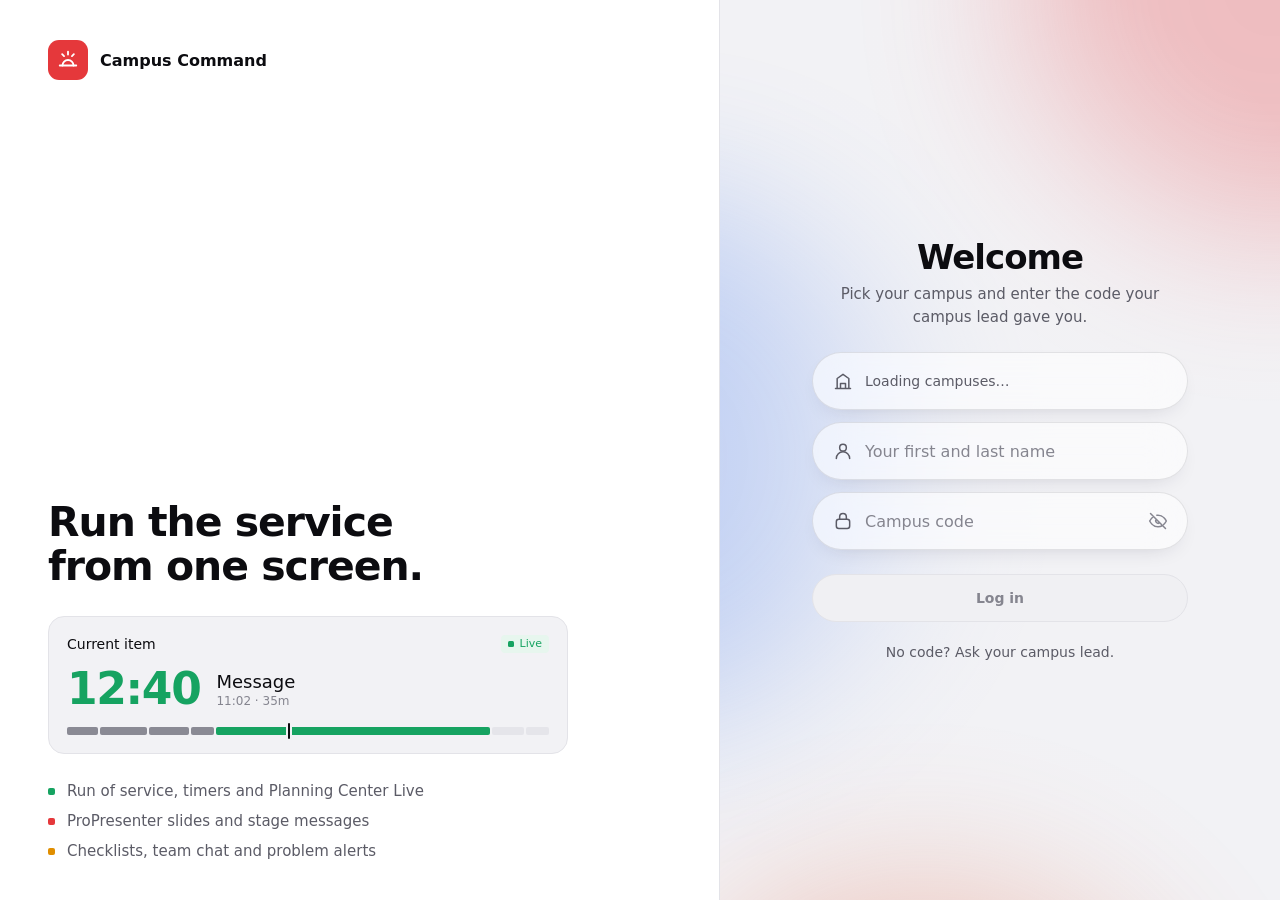
<file: app/index.html>
<!doctype html>
<html lang="en">
  <head>
    <meta charset="UTF-8" />
    <meta name="viewport" content="width=device-width, initial-scale=1.0, viewport-fit=cover, interactive-widget=resizes-content" />
    <meta name="theme-color" content="#09090b" />
    <meta name="apple-mobile-web-app-capable" content="yes" />
    <meta name="apple-mobile-web-app-status-bar-style" content="black-translucent" />
    <meta name="apple-mobile-web-app-title" content="Standby" />
    <link rel="manifest" href="manifest.webmanifest" />
    <link rel="apple-touch-icon" href="apple-touch-icon.png" />
    <link rel="icon" type="image/png" href="icon-192.png" />
    <title>Standby</title>
    <script type="module" crossorigin src="./assets/phone-D5_1h_Yj.js"></script>
    <link rel="stylesheet" crossorigin href="./assets/phone-AmPxG3V-.css">
  </head>
  <body class="phone-body">
    <div id="root"></div>
  </body>
</html>
</file>
<file: app/assets/phone-AmPxG3V-.css>
:root{--bg: #09090b;--panel: #111113;--raised: #18181b;--line: #232327;--hover: #1f1f23;--line-strong: #323238;--text: #ededef;--muted: #a1a1aa;--dim: #75757e;--green: #3dd68c;--green-bg: #0f1d16;--green-line: #1f5a3d;--red: #f04444;--red-strong: #c62828;--red-bg: #1a1113;--red-line: #7a2a2e;--amber: #f5a524;--amber-bg: #1e170a;--amber-line: #4a3510;--red-text: #ff9b9b;--amber-text: #f5c46b;--green-text: #9ccfb4;--accent: #4f86f7;--accent-hover: #6b9bff;--accent-bg: #172238;--accent-line: #34548f;--accent-text: #a9c4ff;--blue: var(--accent);--primary: #f4f4f5;--primary-hover: #ffffff;--primary-text: #09090b;--track: #25252a;--quiet: #3f3f46;--faint: #71717a;--glass: rgba(17, 17, 19, .66);--glass-line: rgba(255, 255, 255, .075);--glass-hi: rgba(255, 255, 255, .05);--card-shadow: 0 16px 36px -22px rgba(0, 0, 0, .95);--bar: rgba(24, 24, 27, .78);--bar-line: #2a2a2f;--bar-pill: #2c2c31;--top: rgba(9, 9, 11, .5);--sans: -apple-system, BlinkMacSystemFont, system-ui, "Segoe UI", Roboto, sans-serif;--mono: var(--sans);--ease: cubic-bezier(.23, 1, .32, 1);color-scheme:dark}*{box-sizing:border-box}html,body,#root{margin:0;height:100%}body{background:var(--bg);color:var(--text);font-family:var(--sans);font-size:14px;font-variant-numeric:tabular-nums;-webkit-font-smoothing:antialiased}html{-webkit-tap-highlight-color:transparent;-webkit-text-size-adjust:100%}button,input,textarea,select{font:inherit;color:inherit}button,a,[role=button],select,label{touch-action:manipulation}button,[role=button]{user-select:none;-webkit-user-select:none;-webkit-touch-callout:none}button{cursor:pointer}button:disabled{cursor:not-allowed}:focus-visible{outline:2px solid var(--accent);outline-offset:2px}::selection{background:color-mix(in srgb,var(--accent) 45%,transparent);color:#fff}input,textarea{caret-color:var(--accent)}*{scrollbar-width:thin;scrollbar-color:#323238 transparent}::-webkit-scrollbar{width:10px;height:10px}::-webkit-scrollbar-track{background:transparent}::-webkit-scrollbar-thumb{background:#2e2e33;border-radius:10px;border:3px solid transparent;background-clip:padding-box}@media (hover: hover) and (pointer: fine){::-webkit-scrollbar-thumb:hover{background-color:#4a4a50}}::-webkit-scrollbar-corner{background:transparent}.shell{display:flex;min-height:100%}.app{flex:1;min-width:0;min-height:100%;padding:14px;display:flex;flex-direction:column;gap:12px}.rail{width:76px;flex:none;display:flex;flex-direction:column;align-items:center;gap:10px;padding:14px 8px;background:#0c0c0e;border-right:1px solid var(--line);position:sticky;top:0;height:100vh}.rail-mark{width:40px;height:40px;border-radius:11px;background:var(--red);display:flex;align-items:center;justify-content:center;margin-bottom:6px}.rail-group{display:flex;flex-direction:column;align-items:center;gap:4px;width:100%}.rail-btn{position:relative;width:62px;min-height:58px;display:flex;flex-direction:column;align-items:center;justify-content:center;gap:4px;border-radius:12px;border:1px solid transparent;background:transparent;color:var(--muted);font-size:11px;font-weight:600;transition:background .15s var(--ease),color .15s var(--ease)}@media (hover: hover) and (pointer: fine){.rail-btn:hover{background:var(--raised);color:var(--text)}}.rail-btn.on{background:var(--raised);border-color:var(--line);color:#fff}.rail-btn.report{color:var(--red-text)}@media (hover: hover) and (pointer: fine){.rail-btn.report:hover{background:var(--red-bg)}}.rail-badge{position:absolute;top:4px;right:4px;min-width:18px;height:18px;padding:0 5px;border-radius:9px;background:var(--red-strong);color:#fff;font-size:10px;font-weight:700;display:inline-flex;align-items:center;justify-content:center}.rail-badge.at{background:var(--accent)}.rail-badge.quiet{background:var(--quiet)}.rail-avatar{width:44px;height:44px;margin-top:6px;border-radius:12px;border:1px solid var(--line);background:var(--raised);color:var(--text);font-family:var(--mono);font-weight:500;font-size:13px}.view-page{flex:1;min-height:0;display:flex;flex-direction:column}.view-page>.panel{flex:1;min-height:0}.view-video{flex:1;min-height:0;display:flex;flex-direction:column}.view-video .media-row{grid-template-columns:minmax(0,2fr) minmax(0,1fr)}.chat-page{display:flex;flex-direction:column;overflow:hidden}.issue-log.page{max-width:none;max-height:none;padding:16px}.sop-page{flex:1;min-height:0;display:grid;grid-template-columns:minmax(280px,1fr) minmax(0,2fr);gap:12px}.sop-side{display:flex;flex-direction:column;gap:8px;padding:12px;min-height:0}.sop-tools{display:flex;flex-direction:column;gap:6px}.sop-list{flex:1;min-height:0;overflow-y:auto;display:flex;flex-direction:column;gap:4px}.sop-row{display:flex;flex-direction:column;align-items:flex-start;gap:2px;min-height:48px;padding:8px 10px;border-radius:9px;border:1px solid var(--line);background:transparent;text-align:left;font-size:13px}@media (hover: hover) and (pointer: fine){.sop-row:hover{background:var(--raised)}}.sop-row.on{background:var(--accent-bg);border-color:var(--accent-line)}.sop-row b{font-size:14px}.sop-snippet{color:var(--muted);font-size:12px;line-height:1.35}.sop-reader{overflow-y:auto;padding:18px 22px;min-height:0;position:relative}.sop-reader h2{margin:0 0 4px}.sop-section{padding:10px 0;border-top:1px solid var(--line)}.sop-section.focus{background:var(--accent-bg);border-radius:8px;padding:10px 12px}.sop-section h3{margin:0 0 6px;font-size:15px}.sop-section p{margin:0;white-space:pre-wrap;line-height:1.5;font-size:14px}.mono{font-family:var(--mono)}.label{font-size:14px;color:var(--text);font-weight:500}.mono,.timer-big,.now-time,.timer-time{font-variant-numeric:tabular-nums}.muted{color:var(--muted)}.dot{width:7px;height:7px;border-radius:2px;flex:none;display:inline-block}.dot.ok{background:var(--green)}.dot.bad{background:var(--red)}.dot.wait{background:var(--amber)}.dot.off{background:var(--dim)}.panel{background:var(--panel);border:1px solid var(--line);border-radius:14px}.sr-only{position:absolute;width:1px;height:1px;overflow:hidden;clip:rect(0 0 0 0);white-space:nowrap}.btn{min-height:40px;padding:0 14px;white-space:nowrap;border-radius:10px;border:1px solid var(--line-strong);background:transparent;font-size:13px;font-weight:500;-webkit-user-select:none;user-select:none;transition:background .15s var(--ease),border-color .15s var(--ease),color .15s var(--ease),transform .12s var(--ease)}@media (hover: hover) and (pointer: fine){.btn:hover:not(:disabled){background:var(--hover);border-color:var(--line-strong)}}.btn:active:not(:disabled){background:var(--hover);transform:scale(.97)}.btn:disabled{opacity:.4}.btn.primary{background:var(--primary);border-color:var(--primary);color:var(--primary-text);font-weight:600}.btn.success{background:#1f7a4d;border-color:#1f7a4d;color:#fff;font-weight:600}@media (hover: hover) and (pointer: fine){.btn.primary:hover:not(:disabled){background:var(--primary-hover);border-color:var(--primary-hover)}}.btn.primary:active:not(:disabled){background:#d4d4d8}@media (hover: hover) and (pointer: fine){.btn.success:hover:not(:disabled){background:#23905a;border-color:#23905a}}.btn.primary:disabled,.btn.success:disabled{opacity:1;background:var(--raised);border-color:var(--line);color:var(--dim)}.btn.danger{border-color:var(--red-line);color:var(--red-text)}@media (hover: hover) and (pointer: fine){.btn.danger:hover:not(:disabled){background:var(--red-bg);border-color:var(--red)}}.btn.big{min-height:48px;font-size:14px}.btn.muted-look{color:var(--muted)}.pill{display:inline-flex;align-items:center;gap:8px;min-height:36px;padding:0 4px;font-size:13px;color:var(--muted)}.header{display:flex;flex-wrap:wrap;align-items:center;gap:10px}.header{min-height:44px}.crumbs{display:flex;align-items:center;gap:10px;min-width:0;font-size:15px}.crumb-campus{display:inline-flex;align-items:center;gap:9px;color:var(--muted);white-space:nowrap}.crumb-mark{width:26px;height:26px;flex:none;border-radius:7px;background:var(--primary);color:var(--primary-text);font-size:13px;font-weight:700;display:inline-flex;align-items:center;justify-content:center}.crumb-sep{color:var(--line-strong)}.crumbs b{font-weight:500;white-space:nowrap}.live-chip{display:flex;align-items:center;gap:9px;min-height:36px;padding:0 12px;border-radius:9px;border:1px solid var(--line);background:var(--panel);color:var(--green);font-size:13px;font-weight:500}.live-chip.pre{color:var(--muted)}.live-chip .dot{background:var(--green)}.live-chip.pre .dot{background:var(--dim)}.live-chip .mono{font-size:15px;color:var(--text)}.pill.warn{color:var(--amber-text)}.spacer{flex:1}.banner{display:flex;align-items:center;gap:12px;padding:10px 14px;border-radius:12px;font-size:13px}.banner.warn{background:var(--amber-bg);border:1px solid var(--amber-line);color:#f5e3bf}.banner.info{background:var(--accent-bg);border:1px solid var(--accent-line);color:var(--accent-text)}.banner.error{background:var(--red-bg);border:1px solid var(--red-line);color:#ffd6d6}.now-card{padding:14px;border-radius:14px;border:1px solid var(--line);background:var(--panel);display:flex;flex-direction:column;gap:10px}.now-time{font-family:var(--mono);font-size:44px;font-weight:600;letter-spacing:-.03em;line-height:1;color:var(--green);transition:color .3s var(--ease)}.now-card.low .now-time{color:var(--amber)}.now-card.idle .now-time{color:var(--dim)}.now-card.over .now-time{color:#ff6b6b}.now-head{display:flex;align-items:center;gap:14px;min-width:0}.now-text{display:flex;flex-direction:column;gap:3px;min-width:0}.now-title{font-size:20px;font-weight:600;line-height:1.2;overflow:hidden;display:-webkit-box;-webkit-line-clamp:2;-webkit-box-orient:vertical;overflow-wrap:anywhere}.now-meta{font-size:13px;color:var(--muted)}.now-actions{display:flex;gap:12px;align-items:center}.now-actions .btn{flex:1}.now-next{flex:1;min-width:0;display:flex;flex-direction:column;gap:1px;font-size:12px;color:var(--muted)}.now-next b{color:var(--text);font-weight:600;font-size:15px;overflow:hidden;text-overflow:ellipsis;white-space:nowrap}.ros{padding:8px 6px;display:flex;flex-direction:column}.ros-head{display:flex;align-items:baseline;padding:6px 10px 2px;gap:10px;min-width:0}.ros-head .label{white-space:nowrap;flex:none}.ros-source{min-width:0;font-size:12px;color:var(--dim);text-align:right;overflow:hidden;text-overflow:ellipsis;white-space:nowrap}.ros-section{padding:16px 10px 4px 28px;font-size:12px;font-weight:500;color:var(--dim)}.ros-item{display:flex;align-items:center;gap:12px;min-height:44px;padding:4px 10px;border-radius:9px;border:1px solid transparent;background:transparent;text-align:left;width:100%}@media (hover: hover) and (pointer: fine){.ros-item:hover{background:var(--raised)}}.ros-item.current{background:var(--raised);border-color:var(--line);font-weight:500}.ros-item:before{content:"";width:6px;height:6px;flex:none;border-radius:1.5px;background:var(--line-strong)}.ros-item.done:before{background:var(--quiet);opacity:.6}.ros-item.current:before{background:var(--green)}.ros-item.done{color:var(--dim)}.ros-time{width:50px;flex:none;display:flex;flex-direction:column;font-family:var(--mono);font-size:12px;line-height:1.35;font-variant-numeric:tabular-nums}.ros-time span+span{color:var(--dim)}.ros-pick{flex:1;min-width:0;display:flex;align-items:center;gap:12px;min-height:36px;padding:0;border:0;background:transparent;color:inherit;font:inherit;text-align:left}.len-btn{padding:0 2px;margin:0 -2px;border:0;border-bottom:1px dashed currentColor;border-radius:0;background:transparent;color:inherit;font:inherit;line-height:inherit;text-align:left}@media (hover: hover) and (pointer: fine){.len-btn:hover{color:var(--text);border-bottom-style:solid}}.ros-len{align-self:flex-start;min-height:22px;color:var(--dim)}.length-dialog{max-width:460px;gap:14px}.length-dialog .timer-fields label .input{width:90px}.tag{display:inline-flex;align-items:center;gap:6px;font-family:var(--mono);font-size:11px;font-weight:500;line-height:18px;padding:0 7px;border-radius:4px;background:var(--raised);color:var(--muted);white-space:nowrap;vertical-align:1px}.tag:before{content:"";width:6px;height:6px;flex:none;border-radius:1.5px;background:currentColor}.tag.now,.tag.next{background:var(--green-bg);color:var(--green)}.tag.live{background:var(--red-bg);color:#ff6b6b}.tag.warn{background:var(--amber-bg);color:var(--amber)}.pp{padding:16px;display:flex;flex-direction:column;gap:14px}.pp-toolbar{display:flex;align-items:center;gap:8px;flex-wrap:wrap}.conn{display:inline-flex;align-items:center;gap:8px;font-size:13px;padding:6px 10px;border-radius:99px}.conn{border:1px solid var(--line)}.conn.ok{color:var(--text)}.conn.bad{color:var(--red-text);border-color:var(--red-line);background:var(--red-bg)}.conn.wait{color:var(--muted)}.lock{display:inline-flex;align-items:center;gap:8px;font-weight:600}.lock.on{background:var(--accent-bg);border-color:var(--accent-line);color:var(--accent-text)}.hint{font-size:13px;color:var(--amber-text);background:var(--amber-bg);border:1px solid var(--amber-line);border-radius:10px;padding:8px 12px}.screen{aspect-ratio:16 / 9;border-radius:12px;background:#050506;display:flex;flex-direction:column;align-items:center;justify-content:center;padding:18px;text-align:center;overflow:hidden;position:relative}.screen img{position:absolute;top:0;right:0;bottom:0;left:0;width:100%;height:100%;object-fit:cover}.screen.live{border:2px solid var(--red)}.screen.next{border:2px solid var(--green)}.screen .txt{white-space:pre-line;line-height:1.3}.screen.live .txt{font-size:24px;font-weight:600;color:#fff}.screen.next .txt{font-size:16px;font-weight:500}.deck-head{display:flex;align-items:baseline;gap:10px;border-top:1px solid var(--line);padding-top:12px;flex-wrap:wrap}.tiles{position:relative;display:grid;grid-template-columns:repeat(auto-fill,minmax(165px,1fr));grid-auto-rows:max-content;gap:10px}.tile-caption{position:absolute;left:0;right:0;bottom:0;z-index:1;padding:3px 7px;background:#000000b8;color:#fff;font-size:11px;font-weight:500;text-align:left;white-space:nowrap;overflow:hidden;text-overflow:ellipsis}.srows{position:relative;display:grid;grid-template-columns:repeat(auto-fill,minmax(230px,1fr));grid-auto-rows:max-content;gap:6px}.srow{display:flex;align-items:center;gap:8px;min-height:44px;padding:4px 8px;border-radius:8px;border:1px solid var(--line);background:#0c0c0e;text-align:left;min-width:0}@media (hover: hover) and (pointer: fine){.srow:hover{background:var(--raised)}}.srow.live{border:2px solid var(--red);background:var(--red-bg)}.srow.next{border:2px solid var(--green)}.srow.disabled{opacity:.45}.srow-num{width:22px;flex:none;text-align:right;color:var(--muted);font-size:12px}.srow .tile-group{flex:none}.srow-text{flex:1;min-width:0;font-size:13px;white-space:nowrap;overflow:hidden;text-overflow:ellipsis}.view-seg{display:inline-flex;gap:2px;padding:3px;border:1px solid var(--line);border-radius:10px;background:var(--bg)}.view-seg button{min-height:34px;padding:0 12px;border:0;border-radius:7px;background:transparent;color:var(--muted);font-size:13px;transition:background .15s var(--ease),color .15s var(--ease)}@media (hover: hover) and (pointer: fine){.view-seg button:hover:not(.on){color:var(--text)}}.view-seg button.on{background:var(--hover);color:var(--text);font-weight:600}.step-buttons{display:flex;gap:8px;margin-top:4px}.deck-name{font-size:16px;font-weight:600;min-width:0;overflow:hidden;text-overflow:ellipsis;white-space:nowrap}.deck-head{align-items:center}.tile{aspect-ratio:16 / 9;position:relative;border-radius:9px;border:1px solid var(--line);background:#0c0c0e;padding:32px 10px 8px;display:flex;flex-direction:column;align-items:center;justify-content:center;text-align:center;overflow:hidden}.tile img{position:absolute;top:0;right:0;bottom:0;left:0;width:100%;height:100%;object-fit:cover}.tile .txt{position:relative;white-space:pre-line;font-size:12px;line-height:1.3;font-weight:500}.tile.live{border:2px solid var(--red)}.tile.next{border:2px solid var(--green)}.tile.disabled{opacity:.45}.tile-badges{position:absolute;top:7px;left:7px;display:flex;gap:5px;align-items:center;z-index:1}.tile-num{min-width:20px;height:20px;padding:0 4px;border-radius:5px;background:#09090b;color:#fff;font-family:var(--mono);font-size:11px;font-weight:700;display:flex;align-items:center;justify-content:center}.tile-group{font-size:10px;font-weight:600;color:#fff;padding:2px 6px;border-radius:5px}.tile-state{position:absolute;top:7px;right:7px;z-index:1}.empty{padding:28px;text-align:center;color:var(--muted);border:1px dashed var(--line-strong);border-radius:12px;font-size:13px;line-height:1.5}.panel.empty{display:flex;align-items:center;justify-content:center;border:1px solid var(--line);border-radius:14px;font-size:15px}.timer{padding:14px 18px;display:flex;align-items:center;gap:20px;flex-wrap:wrap}.timer-big{font-family:var(--mono);font-size:48px;font-weight:700;letter-spacing:-.03em;line-height:1;color:var(--text)}.timer-big.low{color:var(--amber)}.timer-big.over{color:var(--red)}.timer-big.ended{color:var(--dim)}.timer-info{display:flex;flex-direction:column;gap:2px;font-size:13px;color:var(--muted);flex:1 1 140px}.timer-info b{color:var(--text);font-weight:600;font-size:14px}.stage{display:flex;gap:8px}.svc-strip{position:relative;display:flex;gap:2px;height:8px;margin-top:10px}.svc-seg{min-width:2px;border-radius:2px;background:var(--track);transition:background .3s var(--ease)}.svc-seg.done{background:var(--quiet)}.svc-seg.now{background:var(--green)}.svc-seg.over{background:var(--red)}.svc-now{position:absolute;top:-4px;bottom:-4px;width:2px;margin-left:-1px;border-radius:1px;background:var(--primary);box-shadow:0 0 0 2px var(--panel);transition:left 1s linear}.input{min-height:44px;border-radius:10px;border:1px solid var(--line);background:var(--bg);padding:0 12px;font-size:14px;width:100%;min-width:0;transition:border-color .15s var(--ease)}@media (hover: hover) and (pointer: fine){.input:hover:not(:disabled){border-color:var(--line-strong)}}.input:focus{outline:none;border-color:var(--accent);box-shadow:0 0 0 3px color-mix(in srgb,var(--accent) 22%,transparent)}.input::placeholder{color:var(--dim)}.input.invalid{border-color:var(--red)}textarea.input{padding:10px 12px;min-height:140px;resize:vertical;line-height:1.5}.field{display:flex;flex-direction:column;gap:6px}.field>span{font-size:13px;color:var(--muted);font-weight:500}.field-error{font-size:13px;color:var(--red-text)}.tabs{display:flex;gap:4px;padding:8px;border-bottom:1px solid var(--line)}.tab{min-height:36px;padding:0 12px;border-radius:8px;border:0;background:transparent;font-size:13px;color:var(--muted);transition:background .15s var(--ease),color .15s var(--ease)}@media (hover: hover) and (pointer: fine){.tab:hover:not(.on){color:var(--text);background:var(--raised)}}.tab.on{background:var(--hover);color:#fff;font-weight:600}.check{display:flex;align-items:center;gap:10px;min-height:34px;font-size:14px}.check input{width:18px;height:18px;accent-color:var(--accent);margin:0}.check .x{margin-left:auto;border:0;background:transparent;color:var(--dim);width:32px;height:32px;border-radius:6px}@media (hover: hover) and (pointer: fine){.check .x:hover{background:var(--raised);color:var(--text)}}.overlay{position:fixed;top:0;right:0;bottom:0;left:0;background:#000000a8;-webkit-backdrop-filter:blur(2px);backdrop-filter:blur(2px);display:flex;align-items:flex-start;justify-content:center;padding:40px 16px;overflow-y:auto;z-index:10}.dialog{width:100%;max-width:620px;padding:24px;display:flex;flex-direction:column;gap:18px;box-shadow:0 24px 64px #0000008c}.dialog h2{margin:0;font-size:20px;font-weight:600}.dialog section{display:flex;flex-direction:column;gap:10px;border-top:1px solid var(--line);padding-top:16px}.row{display:flex;gap:10px;align-items:flex-end;flex-wrap:wrap}.row>.field{flex:1 1 160px}.seg{display:flex;gap:4px;background:var(--bg);border:1px solid var(--line);border-radius:10px;padding:4px}.seg button{flex:1;min-height:38px;border-radius:7px;border:0;background:transparent;color:var(--muted);transition:background .15s var(--ease),color .15s var(--ease)}@media (hover: hover) and (pointer: fine){.seg button:hover:not(.on){color:var(--text)}}.seg button.on{background:var(--hover);color:#fff;font-weight:600}.test-ok{font-size:13px;color:var(--green)}.test-bad{font-size:13px;color:var(--red-text)}.timers{padding:12px 14px;display:flex;flex-direction:column;gap:8px}.timers-head{display:flex;align-items:center;justify-content:space-between}.timer-block{border-top:1px solid var(--line);padding-top:8px;display:flex;flex-direction:column;gap:8px}.timer-row{display:flex;flex-wrap:wrap;align-items:center;gap:6px}.timer-target{color:var(--dim)}.timer-editor{display:flex;flex-direction:column;gap:8px;padding:10px;border-radius:10px;background:var(--raised);border:1px solid var(--quiet)}.timer-fields{display:flex;align-items:flex-end;gap:6px;flex-wrap:wrap}.timer-fields label{display:flex;flex-direction:column;gap:4px;font-size:12px;color:var(--muted)}.timer-fields label .input{width:74px}.timer-fields label .input[type=time]{width:140px}.btn.chip{min-height:36px;padding:0 10px;font-size:12px}.timers-head{gap:8px}.timers-all{display:flex;align-items:center;gap:6px;flex-wrap:wrap;font-size:12px}.timers-all .muted{margin-right:2px}.timer-video{display:flex;align-items:baseline;justify-content:space-between;gap:8px;padding:8px 10px;border-radius:9px;background:var(--raised);font-size:12px}.timer-sub{font-size:12px;color:var(--muted)}.timer-name-field,.timer-dur{display:flex;flex-direction:column;gap:4px}.timer-kinds{align-self:flex-start;flex-wrap:wrap}.timer-editor .view-seg button{min-height:44px;padding:0 16px;font-size:13px}.timer-dialog{max-width:520px;gap:14px}.timer-dialog-head{display:flex;align-items:baseline;justify-content:space-between;gap:12px}.timer-dialog .timer-editor{padding:0;background:transparent;border:0;gap:12px}.timer-dialog .timer-fields label .input{width:90px}.timer-name{width:0;min-width:100%;font-size:13px;font-weight:500;color:var(--muted);white-space:nowrap;overflow:hidden;text-overflow:ellipsis}.timer-time{font-family:var(--mono);font-size:clamp(18px,1.7vw,24px);white-space:nowrap;font-weight:700;line-height:1.15;font-variant-numeric:tabular-nums}.timer-state{font-family:var(--sans);font-size:12px;font-weight:500;margin-left:8px}.viewing-note{display:inline-flex;align-items:center;gap:8px;font-size:12px;color:var(--amber-text)}.playlists{display:grid;grid-template-columns:minmax(200px,2fr) 3fr;gap:10px;max-height:460px}.pl-pane{display:flex;flex-direction:column;min-height:0;min-width:0;border:1px solid var(--line);border-radius:12px;background:#0c0c0e;overflow:hidden}.pl-search{display:flex;gap:6px;padding:8px;border-bottom:1px solid var(--line)}.pl-items-head{display:flex;align-items:center;justify-content:space-between;gap:8px;min-height:44px;padding:0 12px;border-bottom:1px solid var(--line)}.pl-list{position:relative;flex:1;min-height:0;overflow-y:auto;display:flex;flex-direction:column;padding:4px}.pl-row{display:flex;align-items:center;gap:8px;min-height:44px;padding:4px 10px;border-radius:8px;border:1px solid transparent;background:transparent;text-align:left;width:100%;font-size:14px}@media (hover: hover) and (pointer: fine){.pl-row:hover:not(:disabled){background:var(--raised)}}.pl-row.on{background:var(--accent-bg);border-color:var(--accent-line)}.pl-row.group{color:var(--muted);font-weight:600}.pl-row:disabled{opacity:.45}.pl-row.hidden-item .pl-name{color:var(--dim)}.pl-icon{width:14px;flex:none;color:var(--dim);text-align:center}.pl-name{flex:1;min-width:0;overflow:hidden;text-overflow:ellipsis;white-space:nowrap}.pl-path{display:block;font-size:11px;color:var(--dim);overflow:hidden;text-overflow:ellipsis}.pl-num{width:22px;flex:none;color:var(--dim);font-size:12px;text-align:right}.pl-type{font-size:11px;color:var(--muted);text-transform:capitalize}.pl-header{padding:12px 10px 4px;font-size:12px;font-weight:500;color:var(--dim)}.ros-top{position:sticky;top:-8px;z-index:2;background:var(--panel);padding-bottom:4px;margin-top:-8px;padding-top:8px}.plan-picker{display:flex;gap:6px;padding:6px 4px 4px}.plan-picker select{flex:1 1 0;min-width:0;font-size:13px}.media-row{display:grid;grid-template-columns:minmax(0,1.75fr) minmax(0,1fr);gap:10px}.media-side{display:flex;flex-direction:column;gap:6px;min-width:0}.vbox{display:flex;flex-direction:column;gap:4px;min-width:0}.vbox-head{display:flex;align-items:baseline;justify-content:space-between;gap:8px;min-width:0}.vbox-status{font-size:12px;color:var(--dim);overflow:hidden;text-overflow:ellipsis;white-space:nowrap;min-width:0}.vbox-status.warn{color:var(--amber-text)}.vbox-frame{position:relative;aspect-ratio:16 / 9;background:#050506;border:1px solid var(--line);border-radius:10px;overflow:hidden}.vbox-frame>img{position:absolute;top:0;right:0;bottom:0;left:0;width:100%;height:100%;object-fit:contain}.vbox.program .vbox-frame{border-color:var(--quiet)}.media-side .vbox{flex:1 1 0;min-height:0}.media-side .vbox-frame{aspect-ratio:auto;flex:1 1 0;min-height:0}.vbox-fallback{position:absolute;top:0;right:0;bottom:0;left:0;display:flex}.vbox-fallback>*{flex:1 1 auto;min-width:0}.vbox-iframe{width:100%;height:100%;border:0;display:block}.vbox-empty{display:flex;flex-direction:column;align-items:center;justify-content:center;gap:6px;text-align:center;color:var(--dim);font-size:13px;line-height:1.45;padding:16px}.vbox-empty b{color:var(--muted);font-weight:500;font-size:14px}.vbox-empty svg{color:var(--line-strong);margin-bottom:4px}.vbox-fallback .screen{aspect-ratio:auto;height:100%;border:0;border-radius:0;padding:8px}.vbox-fallback .screen.live .txt{font-size:15px}.stage-rebuilt{display:flex;flex-direction:column;justify-content:space-between;padding:8px 10px;background:#000}.stage-now{flex:1;display:flex;align-items:center;justify-content:center;text-align:center;white-space:pre-line;font-size:16px;font-weight:600;color:#fff;line-height:1.25;overflow:hidden}.stage-next{font-size:12px;color:var(--green-text);white-space:nowrap;overflow:hidden;text-overflow:ellipsis}.deck-head .step-buttons{margin:0}.issue-bar{display:flex;flex-direction:column;gap:6px}.issue-row{display:flex;align-items:center;gap:12px;padding:8px 10px 8px 14px;border-radius:12px;border:2px solid var(--red);background:#2a0e10}.issue-row.hot{animation:issue-pulse 1.4s ease-in-out infinite}.issue-row.warm{border-color:var(--amber);background:var(--amber-bg)}.issue-row.acked{border-color:var(--red-line);background:var(--red-bg)}@keyframes issue-pulse{50%{background:#4a1216}}@media (prefers-reduced-motion: reduce){.issue-row.hot{animation:none}}.issue-tag{font-family:var(--mono);font-weight:700;font-size:12px;background:var(--red-strong);color:#fff;padding:3px 8px;border-radius:6px}.issue-row.warm .issue-tag{background:#8a5a0c}.issue-where{font-weight:700;font-size:16px}.issue-area{color:var(--muted);font-size:13px}.issue-title{flex:1;min-width:0;font-size:16px;font-weight:600;white-space:nowrap;overflow:hidden;text-overflow:ellipsis}.issue-meta,.issue-ai{color:var(--muted);font-size:12px;white-space:nowrap}.issue-ai{color:var(--green-text)}.issue-more{font-size:12px;color:var(--muted);padding-left:14px}.issue-dialog{max-width:860px;max-height:88vh;overflow-y:auto}.issue-dialog-head{display:flex;flex-direction:column;gap:6px}.issue-dialog-head h2{margin:0}.issue-details{margin:0;white-space:pre-wrap;background:var(--raised);border-radius:10px;padding:10px 12px}.issue-status{align-self:flex-start;font-size:12px;font-weight:600;padding:3px 8px;border-radius:6px;background:var(--red-strong);color:#fff}.issue-status.acknowledged{background:#8a5a0c}.issue-status.resolved{background:#1f5a3d}.issue-steps,.issue-history{display:flex;flex-direction:column;gap:8px}.step-list{margin:0;padding-left:0;list-style:none;display:flex;flex-direction:column;gap:6px;counter-reset:step}.step-list li{counter-increment:step;border:1px solid var(--line);border-radius:10px;padding:8px 10px}.step-list li.done{opacity:.6}.step-list li.done b{text-decoration:line-through}.step-list label{display:flex;gap:10px;align-items:flex-start}.step-list input{width:20px;height:20px;margin-top:2px;flex:none;accent-color:#3dd68c}.step-list label>span:before{content:counter(step) ". ";font-family:var(--mono);color:var(--muted)}.step-detail{display:block;color:var(--muted);font-size:13px;margin-top:2px}.step-source{display:block;font-size:11px;color:var(--dim);margin-top:2px}.step-source a{color:var(--accent-text)}.escalate{margin:0;color:var(--amber-text)}.issue-history ul{margin:0;padding:0;list-style:none;display:flex;flex-direction:column;gap:4px;font-size:13px}.hist-note{color:var(--text)}.issue-actions{display:flex;gap:8px;align-items:center;flex-wrap:wrap;border-top:1px solid var(--line);padding-top:12px}.issue-log{max-width:980px;max-height:88vh;display:flex;flex-direction:column;gap:10px}.log-list{overflow-y:auto;display:flex;flex-direction:column;gap:4px;min-height:0}.log-row{display:grid;grid-template-columns:90px 130px 120px 140px 1fr minmax(0,220px);gap:10px;align-items:center;min-height:44px;padding:4px 10px;border:1px solid var(--line);border-radius:8px;background:transparent;text-align:left;font-size:13px}@media (hover: hover) and (pointer: fine){.log-row:hover{background:var(--raised)}}.log-row>*{overflow:hidden;text-overflow:ellipsis;white-space:nowrap}.log-title{font-weight:600}.log-item{display:flex;gap:6px;align-items:stretch}.log-item .log-row{flex:1;min-width:0}.log-trash{flex:none;min-width:44px;min-height:44px;display:grid;place-items:center;padding:0 8px;border:1px solid var(--line);border-radius:8px;background:transparent;color:var(--muted);font:inherit;font-size:13px;font-weight:600;cursor:pointer}@media (hover: hover) and (pointer: fine){.log-trash:hover{color:var(--red);border-color:var(--red)}}.log-trash.armed{background:var(--red);border-color:var(--red);color:#fff;min-width:76px}.header .chat-badge{margin-left:8px}.chat-note{padding:12px;margin:0;font-size:13px;line-height:1.5}.link-btn{border:0;background:transparent;color:var(--accent-text);font-size:13px;min-height:32px;padding:0 4px;text-decoration:underline;text-decoration-color:color-mix(in srgb,currentColor 40%,transparent);text-underline-offset:3px}@media (hover: hover) and (pointer: fine){.link-btn:hover{color:#fff;text-decoration-color:currentColor}}.chat-send,.ts-send,.mic-btn,.chat-icon-btn,.ts-starter,.ts-close,.ck-back-btn,.phone-tabs button,.rail-btn,.widget-remove,.chat-person{transition-property:background,border-color,color,transform;transition-duration:.15s;transition-timing-function:var(--ease)}:is(.chat-send,.ts-send,.mic-btn,.chat-icon-btn,.ts-starter,.ts-close,.ck-back-btn,.phone-tabs button,.rail-btn,.widget-remove,.chat-person):active:not(:disabled){transform:scale(.95)}.overlay{transition:opacity .18s var(--ease)}.overlay>.dialog,.overlay>.panel{transition:transform .22s var(--ease),opacity .18s var(--ease)}@starting-style{.overlay{opacity:0}.overlay>.dialog,.overlay>.panel{opacity:0;transform:translateY(8px) scale(.98)}}@media (prefers-reduced-motion: reduce){.overlay>.dialog,.overlay>.panel{transition:opacity .18s var(--ease)}:is(.btn,.chat-send,.ts-send,.mic-btn,.chat-icon-btn,.ts-starter,.ts-close,.ck-back-btn,.phone-tabs button,.rail-btn,.widget-remove,.chat-person,.ck-check,.hm-row,.hm-ck,.hm-act):active{transform:none!important}}.chat-stream,.chat-chans,.side-body,.ros,.pl-list,.sop-list,.sop-reader,.log-list,.overlay,.ts,.dash-tray-list{overscroll-behavior:contain}@media (min-width: 1100px) and (min-height: 600px){html,body,#root{overflow:hidden}.shell,.app{height:100vh}.pp>*{flex-shrink:0}.pp>.tiles,.pp>.srows,.pp>.empty{flex:1 1 0;min-height:0;overflow-y:auto;align-content:start;padding:2px}.pp>.tiles,.pp>.srows{min-height:200px}.pp>.playlists{flex:1 1 0;min-height:260px;max-height:none}}.live-bar{display:flex;flex-direction:column;gap:6px;border-top:1px solid var(--line);padding-top:10px}.live-bar-row{display:flex;align-items:center;gap:10px;flex-wrap:wrap}.live-status{flex:1 1 200px;min-width:0;display:inline-flex;align-items:center;gap:8px;font-size:13px;line-height:1.35;color:var(--muted)}.live-status.ok{color:var(--green-text)}.live-status.bad{color:var(--red-text)}[hidden]{display:none!important}.pl-bar{display:flex;align-items:flex-end;gap:8px;flex-wrap:wrap}.pl-pick{display:flex;flex-direction:column;gap:4px;flex:1 1 180px;min-width:0}.pl-pick select{width:100%}.pl-steps{display:flex;gap:6px}.btn.on-live{border-color:var(--red-line);color:#ffb4b4}.dash-view{flex:1;min-height:0;display:flex}.dash{flex:1;min-width:0;min-height:0;display:flex;gap:12px}.dash-main{flex:1;min-width:0;min-height:0;display:flex;flex-direction:column;gap:10px}.board{position:relative;display:grid;grid-template-columns:repeat(12,minmax(0,1fr));grid-template-rows:repeat(12,60px)}.widget{position:relative;min-width:0;min-height:0;display:flex;overflow:hidden;border-radius:14px}.widget-body{flex:1;min-width:0;min-height:0;display:flex;flex-direction:column}.widget-body>*{flex:1 1 auto;min-width:0;min-height:0}.widget-body>.panel,.widget-body>.now-card{overflow-y:auto}.widget-body>.pp>*{flex-shrink:0}.widget-body>.timer{align-content:safe center;padding:10px 16px;row-gap:8px}.media-one{display:flex;flex-direction:column}.media-one .vbox{flex:1 1 0;min-height:0}.media-one .vbox-frame{aspect-ratio:auto;flex:1 1 0;min-height:0}.side-panel{display:flex;flex-direction:column;overflow:hidden!important}.side-head{display:flex;align-items:center;gap:8px;min-height:44px;padding:6px 8px 6px 14px;border-bottom:1px solid var(--line);flex:none}.side-body{flex:1;min-height:0;overflow-y:auto;padding:12px;display:flex;flex-direction:column}.notes-area{flex:1;min-height:80px;resize:none}.dash-tray{width:290px;flex:none;min-height:0;display:flex;flex-direction:column;background:var(--panel);border:1px solid var(--line);border-radius:14px}.dash-tray-head{display:flex;flex-direction:column;gap:4px;padding:14px;border-bottom:1px solid var(--line);font-size:13px}.dash-tray-head b{font-size:15px}.dash-tray-list{flex:1;min-height:0;overflow-y:auto;padding:10px;display:flex;flex-direction:column;gap:8px}.dash-tray-item{display:flex;align-items:center;gap:12px;min-height:60px;padding:8px 12px;border:1px solid var(--line);border-radius:12px;background:var(--raised);text-align:left;cursor:grab}@media (hover: hover) and (pointer: fine){.dash-tray-item:hover{border-color:var(--quiet);background:#1e1e22}}.dash-tray-text{flex:1;min-width:0;display:flex;flex-direction:column;gap:2px}.dash-tray-text b{font-weight:600}.dash-tray-text span{font-size:12px;color:var(--muted)}.dash-tray-foot{display:flex;gap:8px;padding:10px;border-top:1px solid var(--line)}.dash-tray-foot .btn{flex:1}.dash-grip{color:var(--dim);font-size:18px;line-height:1}.widget-icon{width:40px;height:40px;flex:none;border-radius:10px;background:#1c1c20;display:inline-flex;align-items:center;justify-content:center}.dash-bar{display:flex;flex-wrap:wrap;align-items:center;gap:6px 16px;padding:8px 12px;border:1px dashed var(--accent-line);border-radius:10px;background:var(--accent-bg);color:var(--muted);font-size:13px}.dash-notice{color:var(--amber-text)}.widget-edit{position:absolute;top:0;right:0;bottom:0;left:0;z-index:5;display:flex;flex-direction:column;border:2px dashed var(--accent-line);border-radius:14px;background:#09090bbd;cursor:grab;touch-action:none;-webkit-user-select:none;user-select:none}.widget-edit:active{cursor:grabbing}.widget-edit:focus-visible{outline:none;border-style:solid;border-color:var(--accent-text)}.widget.moving .widget-edit{opacity:.45}.widget-tools{display:flex;align-items:center;gap:8px;padding:8px;cursor:default}.widget-scale{display:inline-flex;align-items:center;border:1px solid var(--line);border-radius:9px;background:var(--panel);overflow:hidden}.widget-scale button{width:40px;min-height:40px;border:0;background:transparent;font-size:18px}@media (hover: hover) and (pointer: fine){.widget-scale button:hover:not(:disabled){background:var(--raised)}}.widget-scale button:disabled{color:var(--dim)}.widget-scale span{min-width:46px;text-align:center;font-family:var(--mono);font-size:12px}.widget-remove{width:40px;height:40px;border:0;border-radius:9px;background:var(--red-strong);color:#fff;display:inline-flex;align-items:center;justify-content:center}.widget-label{flex:1;min-height:0;overflow:hidden;display:flex;flex-direction:column;align-items:center;justify-content:center;gap:6px;text-align:center;pointer-events:none;font-size:15px}.widget-resize{position:absolute;right:0;bottom:0;width:30px;height:30px;cursor:nwse-resize}.widget-resize:after{content:"";position:absolute;right:7px;bottom:7px;width:11px;height:11px;border-right:2px solid var(--accent-text);border-bottom:2px solid var(--accent-text);border-bottom-right-radius:4px}.board-ghost{z-index:10;pointer-events:none;border:2px solid var(--green);border-radius:14px;background:#3dd68c1f}.board-ghost.bad{border-color:var(--red);background:#f0444424}@media (min-width: 1100px) and (min-height: 600px){.board-wrap{position:relative;flex:1;min-height:0}.board{position:absolute;top:0;right:0;bottom:0;left:0;grid-template-rows:repeat(12,minmax(0,1fr))}}@media (min-width: 1100px) and (min-height: 600px){.widget-body>.pp>.tiles,.widget-body>.pp>.srows{min-height:120px}}@media (max-height: 820px),(max-width: 1280px){.now-card{padding:12px;gap:8px}.now-time{font-size:34px}.now-title{font-size:17px}.now-head{gap:10px}.timer-big{font-size:38px}.widget-body>.timer{padding:8px 14px;gap:8px 16px}.live-status{font-size:12px}}.hold-btn{position:relative;overflow:hidden}.hold-btn:before{content:"";position:absolute;top:0;right:0;bottom:0;left:0;width:0;background:#f0444459;pointer-events:none}.hold-btn.holding:before{width:100%;transition:width var(--hold-ms, 1.2s) linear}.login{position:fixed;top:0;right:0;bottom:0;left:0;z-index:20;display:grid;grid-template-columns:minmax(0,1fr) minmax(440px,560px);background:var(--bg);overflow-y:auto}.login-side{display:flex;flex-direction:column;justify-content:space-between;gap:40px;padding:40px 48px;border-right:1px solid var(--line);background:var(--panel)}.login-brand{display:flex;align-items:center;gap:12px;font-size:16px}.login-brand b{font-weight:600}.login-mark{width:40px;height:40px;flex:none;border-radius:11px;background:var(--red);display:inline-flex;align-items:center;justify-content:center}.login-pitch{display:flex;flex-direction:column;gap:28px;max-width:520px}.login-pitch h2{margin:0;font-size:clamp(30px,3.2vw,44px);font-weight:600;line-height:1.08;letter-spacing:-.025em;text-wrap:balance}.login-demo{display:flex;flex-direction:column;gap:14px;padding:18px;border-radius:16px;border:1px solid var(--line);background:var(--bg)}.login-demo-head{display:flex;align-items:center;justify-content:space-between;font-size:14px;font-weight:500}.login-demo-now{display:flex;align-items:center;gap:16px}.login-demo-now .mono{font-size:44px;font-weight:600;letter-spacing:-.03em;line-height:1;color:var(--green)}.login-demo-now b{display:block;font-size:18px;font-weight:500}.login-demo-now small{display:block;font-family:var(--mono);font-size:12px;color:var(--dim);margin-top:2px}.login-demo .svc-strip{margin-top:2px}.login-demo .svc-now{box-shadow:0 0 0 2px var(--bg)}.login-points{margin:0;padding:0;list-style:none;display:flex;flex-direction:column;gap:12px;font-size:15px;color:var(--muted)}.login-points li{display:flex;align-items:center;gap:12px}.login-card{width:100%;max-width:440px;margin:auto;padding:40px 32px;display:flex;flex-direction:column;gap:18px}.login-title{display:flex;flex-direction:column;gap:6px}.login-card h1{margin:0;font-size:30px;font-weight:600;letter-spacing:-.02em}.login-card p{margin:0;font-size:14px;line-height:1.5}.code-input{font-family:var(--mono);letter-spacing:.18em}.code-input::placeholder{font-family:var(--sans);letter-spacing:0}.login-go{margin-top:4px;min-height:52px;border-radius:12px;font-size:15px}.login-skip{align-self:center;text-decoration:none;color:var(--text)}.login-skip .muted{color:var(--dim)}@keyframes rise{0%{opacity:0;transform:translateY(10px)}}@keyframes fade{0%{opacity:0}}.login-card>*{animation:rise .48s var(--ease) backwards}.login-card>:nth-child(2){animation-delay:40ms}.login-card>:nth-child(3){animation-delay:80ms}.login-card>:nth-child(4){animation-delay:.12s}.login-card>:nth-child(5){animation-delay:.16s}.login-card>:nth-child(n+6){animation-delay:.2s}.login-side{animation:fade .6s var(--ease) backwards}.login-demo{animation:rise .7s var(--ease) .12s backwards}@media (max-width: 900px){.login{display:flex;flex-direction:column}.login-side{display:none}.login-card{max-width:480px;padding:calc(28px + env(safe-area-inset-top)) 20px calc(28px + env(safe-area-inset-bottom))}.login-card h1{font-size:32px}.login-go{border-radius:999px}}.account-dialog{max-width:440px;gap:14px}.cl-page{flex:1;min-height:0;display:flex;flex-direction:column;gap:12px}.cl-top{display:flex;align-items:center;gap:10px;flex-wrap:wrap}.cl-top>.input{width:auto;min-height:40px}.cl-overview{padding:8px 12px;overflow-x:auto;flex:none}.cl-overview table{width:100%;border-collapse:collapse;font-size:13px}.cl-overview th{text-align:left;font-size:12px;color:var(--muted);font-weight:500;padding:6px 8px}.cl-overview td{padding:6px 8px;border-top:1px solid var(--line);white-space:nowrap}.cl-overview tr{cursor:pointer}@media (hover: hover) and (pointer: fine){.cl-overview tr:hover td{background:var(--raised)}}.cl-overview tr.on td{background:var(--accent-bg)}.cl-cell{font-family:var(--mono);font-size:12px;color:var(--muted)}.cl-cell.ok{color:var(--green)}.cl-cell.warn{color:var(--amber)}.cl-cell.bad{color:var(--red-text)}.cl-body{flex:1;min-height:0;overflow-y:auto;padding:16px}.cl-body>.panel{border:0;padding:0;background:transparent}.cl-body h3{margin:0 0 8px;font-size:16px}.cl-log{list-style:none;margin:0;padding:0;display:flex;flex-direction:column;gap:6px;font-size:13px}.cl-log li{display:flex;gap:12px}.cl-log-time{width:70px;flex:none;font-family:var(--mono);font-size:12px;color:var(--muted)}.cl-editor,.cl-codes{display:flex;flex-direction:column;gap:12px}.cl-edit-area,.cl-edit-add{display:flex;flex-direction:column;gap:6px}.cl-edit-row{display:flex;gap:6px;align-items:center}.cl-edit-row .input{flex:1;min-width:0}.cl-codes p{margin:0;font-size:13px}.cl-code-row{display:grid;grid-template-columns:160px 1fr 1fr;gap:12px;align-items:start;padding:10px 0;border-top:1px solid var(--line)}.cl-code{display:flex;flex-direction:column;gap:4px;font-size:12px}.cl-code .input{flex:1;min-width:0}.phone-body{background:var(--bg)}.phone{min-height:100dvh;display:flex;flex-direction:column}.phone-top{position:sticky;top:0;z-index:5;display:flex;align-items:center;justify-content:space-between;gap:12px;padding:calc(10px + env(safe-area-inset-top)) 16px 10px;background:#09090bd1;backdrop-filter:blur(16px);-webkit-backdrop-filter:blur(16px)}.campus-pill{position:relative;display:inline-flex;align-items:center;gap:9px;min-width:0;min-height:44px;padding:0 14px 0 8px;border-radius:999px;border:1px solid var(--line);background:var(--panel);font-size:15px;color:var(--muted)}.campus-pill b{font-weight:500;color:var(--text);white-space:nowrap;overflow:hidden;text-overflow:ellipsis}.campus-pill select{-moz-appearance:none;appearance:none;-webkit-appearance:none;min-width:0;border:0;padding:0;background:transparent;color:var(--text);font-weight:500}.campus-pill select:focus{outline:none}.campus-pill:focus-within{border-color:var(--line-strong)}.phone-me{width:44px;height:44px;flex:none;border-radius:12px;border:1px solid var(--line);background:var(--panel);color:var(--text);font-family:var(--mono);font-size:13px;font-weight:500;display:inline-flex;align-items:center;justify-content:center;transition:transform .15s var(--ease),background .15s var(--ease)}.phone-me:active{transform:scale(.95)}.phone-me.big{width:52px;height:52px;font-size:15px}.phone-view{flex:1;display:flex;flex-direction:column;gap:12px}.phone-main{flex:1;padding:14px 16px calc(92px + env(safe-area-inset-bottom));display:flex;flex-direction:column;gap:12px}.phone-progress{display:flex;flex-direction:column;gap:2px}.phone-progress b{font-size:16px}.phone-chat{display:flex;flex-direction:column;min-height:calc(100dvh - 170px)}.phone-report{width:100%}.phone-main .issue-log.page{border:0;background:transparent;padding:0}.phone-badge.at{background:var(--accent)}.phone-badge.bad{background:var(--red-strong)}.phone-note{padding:calc(40px + env(safe-area-inset-top)) 16px 40px;text-align:center;color:var(--muted)}.cl-edit-more{display:flex;flex-direction:column;gap:6px;padding:8px 0 8px 12px;border-left:2px solid var(--line);margin-bottom:6px}.cl-edit-more textarea{min-height:90px}.phone-main{width:100%;max-width:720px;margin:0 auto}.ck{display:flex;flex-direction:column;gap:22px;width:100%;max-width:760px}.ck-top{display:flex;flex-direction:column;gap:10px;padding:2px 6px 0}.ck-top-row{display:flex;align-items:baseline;justify-content:space-between;gap:12px}.ck-h{margin:0;display:flex;align-items:center;gap:10px;min-width:0;font-size:28px;line-height:1.2;font-weight:700;letter-spacing:-.02em}.ck-sub{margin-top:-6px;font-size:15px;color:var(--muted)}.ck-dot{width:10px;height:10px;flex:none;border-radius:3px;background:var(--area, var(--muted))}.ck-count{flex:none;font-size:14px;color:var(--muted)}.ck-count b{font-weight:600;color:var(--text)}.ck-total{display:flex;align-items:center;gap:12px}.ck-total .ck-bar{flex:1}.ck-bar{display:block;height:4px;border-radius:2px;background:var(--track);overflow:hidden}.ck-bar>span{display:block;height:100%;border-radius:2px;background:var(--area, var(--text));transition:width .5s var(--ease)}.ck-bar.plain>span{background:var(--text)}.ck-bar.thin{height:3px}.ck-bar.ok>span{background:var(--green)}.ck-facts{display:flex;flex-wrap:wrap;gap:4px 16px;font-size:13px;color:var(--muted)}.ck-facts .late{color:var(--red-text)}.ck-facts .dim{color:var(--dim)}.ck-group{display:flex;flex-direction:column;gap:8px}.ck-area{display:flex;flex-direction:column;gap:18px}.ck-area-head{display:flex;align-items:center;gap:8px;flex-wrap:wrap;padding:0 6px}.ck-area-head b{font-size:18px;font-weight:600}.ck-area-n{font-size:13px;color:var(--muted);margin-right:auto}.ck-label-row{display:flex;align-items:baseline;justify-content:space-between;gap:10px;padding:0 6px}.ck-label{padding:0 6px;font-size:13px;font-weight:600;color:var(--muted)}.ck-label-row .ck-label{padding:0}.ck-label-note{font-size:13px;color:var(--dim)}.ck-list{display:flex;flex-direction:column;border-radius:18px;background:var(--panel);border:1px solid var(--line);overflow:hidden}.ck-list>*+*{border-top:1px solid var(--line)}.ck-row-main{display:flex;align-items:flex-start;gap:4px;padding:6px 8px 6px 4px}.ck-check{width:44px;height:44px;flex:none;border:0;padding:0;background:transparent;display:inline-flex;align-items:center;justify-content:center}.ck-box{width:24px;height:24px;border-radius:7px;border:1.5px solid var(--quiet);color:transparent;display:inline-flex;align-items:center;justify-content:center;transition:background .15s var(--ease),border-color .15s var(--ease),transform .15s var(--ease)}.ck-check:active:not(:disabled) .ck-box{transform:scale(.88)}@media (hover: hover) and (pointer: fine){.ck-check:hover:not(:disabled) .ck-box{border-color:var(--area, var(--green))}}.ck-row.over .ck-box{border-color:var(--red)}.ck-row.done .ck-box{background:var(--area, var(--green));border-color:var(--area, var(--green));color:var(--bg)}.ck-row.done .ck-box path{stroke-dasharray:22;animation:draw .32s var(--ease) backwards}.ck-text{flex:1;min-width:0;display:flex;flex-direction:column;gap:3px;padding:10px 0 8px}.ck-title{font-size:16px;line-height:1.3}.ck-row.done .ck-title{color:var(--muted)}.ck-meta{display:flex;align-items:center;gap:4px 8px;flex-wrap:wrap;font-size:13px;color:var(--dim)}.ck-meta.bad{color:var(--red-text)}.ck-meta.warn{color:var(--amber-text)}.ck-time{border:0;background:transparent;padding:0;color:inherit;font:inherit;border-bottom:1px dashed currentColor;min-height:0}.ck-time:disabled{border-bottom:0}.ck-time-input{width:130px;min-height:40px}.ck-late{color:var(--amber-text)}.ck-changed{color:var(--dim);font-style:italic}.ck-side{flex:none;display:flex;align-items:center;gap:2px;min-height:44px}.ck-due{padding:0 4px;font-size:13px;color:var(--dim)}.ck-row:not(.done) .ck-due{color:var(--muted)}.ck-due.bad{color:var(--red-text)!important}.ck-due.warn{color:var(--amber-text)!important}.ck-steps-btn{width:40px;height:44px;border:0;padding:0;background:transparent;color:var(--dim);display:inline-flex;align-items:center;justify-content:center}.ck-steps{margin:0 14px 14px 48px;padding:12px 14px 12px 34px;border-radius:12px;background:var(--raised);font-size:14px;line-height:1.45;color:var(--muted);display:flex;flex-direction:column;gap:6px}.ck-sign{display:flex;flex-direction:column;gap:12px;padding:16px;border-radius:18px;background:var(--panel);border:1px solid var(--line)}.ck-sign-text{margin:0;font-size:14px;line-height:1.45;color:var(--muted)}.ck-sign-text.ok{color:var(--green-text)}.ck-sign-text.bad{color:var(--red-text)}.ck-sign-sub{margin:0;font-size:13px;color:var(--dim)}.ck-flag{margin:0;font-size:14px;color:var(--red-text)}.ck-actions{display:flex;flex-direction:column;gap:10px}.ck-actions-row{display:flex;gap:10px}.ck-actions-row .btn{flex:1;min-height:48px;border-radius:14px;font-weight:600}.ck-actions .input{min-height:44px}.ck-link{align-self:center;min-height:44px;padding:0 12px;border:0;background:transparent;color:var(--muted);font-size:14px}@media (hover: hover) and (pointer: fine){.ck-link:hover{color:var(--text)}}.ck-icon{width:36px;height:36px;flex:none;border-radius:10px;background:var(--raised);color:var(--area);display:inline-flex;align-items:center;justify-content:center}.ck-icon.big{width:44px;height:44px;border-radius:12px}.ck-mine{display:flex;flex-direction:column;gap:14px;width:100%;padding:16px;border-radius:18px;background:var(--panel);border:1px solid var(--line);color:var(--text);text-align:left;transition:background .15s var(--ease),transform .15s var(--ease)}.ck-mine:active{transform:scale(.99)}.ck-mine-top{display:flex;align-items:center;gap:14px}.ck-mine-name{flex:1;min-width:0;display:flex;flex-direction:column;gap:2px}.ck-mine-name b{font-size:19px;font-weight:600}.ck-mine-name span{font-size:14px;color:var(--muted)}.ck-pill{flex:none;padding:4px 10px;border-radius:8px;background:var(--raised);font-size:13px;font-weight:500;color:var(--muted)}.ck-pill.bad{background:var(--red-bg);color:var(--red-text)}.ck-mine-next{display:flex;align-items:baseline;gap:10px}.ck-mine-k{width:36px;flex:none;font-size:13px;color:var(--dim)}.ck-mine-t{flex:1;min-width:0;font-size:15px;overflow:hidden;text-overflow:ellipsis;white-space:nowrap}.ck-mine-due{flex:none;font-size:13px;color:var(--muted)}.ck-mine-due.bad{color:var(--red-text)}.ck-pos{display:flex;align-items:center;gap:14px;width:100%;min-height:72px;padding:12px 10px 12px 16px;border:0;background:transparent;color:var(--text);text-align:left}@media (hover: hover) and (pointer: fine){.ck-pos:hover,.ck-mine:hover{background:var(--raised)}}.ck-pos-body{flex:1;min-width:0;display:flex;flex-direction:column;gap:6px}.ck-pos-head{display:flex;align-items:baseline;justify-content:space-between;gap:10px}.ck-pos-head b{font-size:16px;font-weight:500}.ck-pos-head span{font-size:13px;color:var(--muted)}.ck-pos-state{display:inline-flex;align-items:center;gap:7px;font-size:13px;color:var(--muted)}.ck-pos-state.ok{color:var(--green-text)}.ck-pos-state.bad{color:var(--red-text)}.ck-chev{flex:none;color:var(--dim);display:inline-flex}.ck-back-btn{align-self:flex-start;display:inline-flex;align-items:center;gap:4px;min-height:44px;margin:-8px 0 -14px;padding:0 10px 0 2px;border:0;background:transparent;color:var(--muted);font-size:14px}@media (hover: hover) and (pointer: fine){.ck-back-btn:hover{color:var(--text)}}:root[data-theme=light] .ck-icon{color:color-mix(in srgb,var(--area) 66%,#000)}:root[data-theme=light] .ck-dot,:root[data-theme=light] .ck-bar:not(.plain):not(.ok)>span{background:color-mix(in srgb,var(--area, var(--muted)) 74%,#000)}:root[data-theme=light] .hm-ck-bar span{background:color-mix(in srgb,var(--area) 74%,#000)}:root[data-theme=light] .ck-row.done .ck-box{background:color-mix(in srgb,var(--area, var(--green)) 70%,#000);border-color:color-mix(in srgb,var(--area, var(--green)) 70%,#000);color:#fff}.side-body .ck{gap:14px}.side-body .ck-h{font-size:20px}.side-body .ck-title{font-size:14px}.side-body .ck-text{padding:7px 0 5px}.side-body .ck-row-main{padding:2px 6px 2px 2px}.side-body .ck-list,.side-body .ck-sign,.side-body .ck-mine{border-radius:14px}.side-body .ck-pos{min-height:60px;padding:8px 8px 8px 12px}.chat{display:flex;flex-direction:column;min-height:0}.chat-stack{flex:1}.chat-split{flex:1;display:grid;grid-template-columns:minmax(240px,320px) minmax(0,1fr);gap:0}.chat-split .chat-chans{border-right:1px solid var(--line);padding:10px;overflow-y:auto}.chat-note{padding:12px;margin:0;font-size:13px}.chat-avatar{flex:none;border-radius:50%;display:inline-flex;align-items:center;justify-content:center;font-weight:700;color:#09090b;background:var(--av)}.chat-chans{display:flex;flex-direction:column;gap:2px;padding:6px;overflow-y:auto}.chat-chan-row{display:flex;align-items:center;gap:12px;min-height:64px;padding:8px 10px;border:0;border-radius:14px;background:transparent;text-align:left;color:var(--text)}@media (hover: hover) and (pointer: fine){.chat-chan-row:hover{background:var(--raised)}}.chat-chan-row.on{background:var(--accent-bg)}.chat-chan-text{flex:1;min-width:0;display:flex;flex-direction:column;gap:3px}.chat-chan-top,.chat-chan-bottom{display:flex;align-items:center;gap:8px}.chat-chan-top b{flex:1;min-width:0;font-size:15px;font-weight:600;white-space:nowrap;overflow:hidden;text-overflow:ellipsis}.chat-chan-time{font-size:11px;color:var(--dim)}.chat-chan-row.unread .chat-chan-time{color:var(--accent-text)}.chat-chan-preview{flex:1;min-width:0;font-size:13px;color:var(--muted);white-space:nowrap;overflow:hidden;text-overflow:ellipsis}.chat-chan-row.unread .chat-chan-preview{color:var(--text)}.chat-chan-from{color:var(--text);font-weight:600}.chat-pill{min-width:20px;height:20px;padding:0 6px;border-radius:10px;background:var(--red-strong);color:#fff;font-size:11px;font-weight:700;display:inline-flex;align-items:center;justify-content:center}.chat-pill.at{background:var(--accent)}.chat-badge{min-width:18px;height:18px;padding:0 5px;border-radius:9px;background:var(--red-strong);color:#fff;font-size:11px;font-weight:700;display:inline-flex;align-items:center;justify-content:center;margin-left:6px}.chat-badge.at{background:var(--accent)}.chat-badge.quiet{background:var(--quiet)}.chat-convo{flex:1;min-height:0;display:flex;flex-direction:column}.chat-convo-head{display:flex;align-items:center;gap:10px;padding:10px 12px;border-bottom:1px solid var(--line)}.chat-convo-title{flex:1;min-width:0;display:flex;flex-direction:column}.chat-convo-title b{font-size:15px}.chat-convo-title .muted{font-size:12px;white-space:nowrap;overflow:hidden;text-overflow:ellipsis}.chat-icon-btn{position:relative;width:40px;height:40px;flex:none;border-radius:50%;border:1px solid var(--line);background:var(--panel);color:var(--text);display:inline-flex;align-items:center;justify-content:center}.chat-dot{position:absolute;top:4px;right:4px;width:9px;height:9px;border-radius:50%;background:var(--red)}.chat-stream{flex:1;min-height:120px;overflow-y:auto;display:flex;flex-direction:column;padding:10px 12px}.chat-empty{margin:auto;font-size:13px;text-align:center}.chat-day{width:fit-content;margin:12px auto 6px;padding:3px 10px;border-radius:999px;background:var(--raised);font-size:12px;font-weight:600;color:var(--muted)}.chat-row{display:flex;align-items:flex-end;gap:8px;margin-top:10px}.chat-row.joined{margin-top:3px}.chat-row.mine{justify-content:flex-end}.chat-avatar-gap{width:30px;flex:none}.chat-bubble{max-width:min(78%,560px);display:flex;flex-direction:column;gap:2px;padding:8px 12px;border-radius:18px 18px 18px 6px;background:var(--raised);border:1px solid var(--track)}.chat-row.mine .chat-bubble{border-radius:18px 18px 6px;background:var(--accent);border-color:var(--accent);color:#fff}.chat-row.joined:not(.mine) .chat-bubble{border-top-left-radius:6px}.chat-row.joined.mine .chat-bubble{border-top-right-radius:6px}.chat-bubble.mentioned{border-color:var(--accent);box-shadow:0 0 0 1px var(--accent) inset}.chat-from{font-size:12px;font-weight:700}.chat-text{font-size:14px;line-height:1.4;white-space:pre-wrap;overflow-wrap:anywhere}.chat-time{align-self:flex-end;font-size:11px;color:var(--dim)}.chat-row.mine .chat-time{color:#ffffffb3}.mention{color:var(--accent-text);font-weight:600}.chat-row.mine .mention{color:#fff;text-decoration:underline}.chat-compose{position:relative;display:flex;align-items:center;gap:8px;padding:10px 12px 12px}.chat-input{flex:1;min-width:0;min-height:46px;padding:0 18px;border-radius:999px;border:1px solid var(--line);background:var(--raised);color:var(--text);font-size:14px;transition:border-color .15s var(--ease)}.chat-input::placeholder{color:var(--dim)}.chat-input:focus{outline:none;border-color:var(--accent)}.chat-send{width:46px;height:46px;flex:none;border-radius:50%;border:0;background:var(--accent);transition:background .15s var(--ease);color:#fff;display:inline-flex;align-items:center;justify-content:center}.chat-send:disabled{background:var(--track);color:var(--dim)}.mention-list{position:absolute;left:12px;bottom:calc(100% - 4px);z-index:5;display:flex;flex-direction:column;min-width:220px;background:var(--raised);border:1px solid var(--line);border-radius:14px;padding:6px;box-shadow:0 8px 24px #00000080}.mention-list button{display:flex;align-items:center;gap:8px;min-height:40px;text-align:left;padding:0 8px;border:0;border-radius:10px;background:transparent}@media (hover: hover) and (pointer: fine){.mention-list button:hover{background:var(--hover)}}.chat-page{display:flex;flex-direction:column;overflow:hidden;padding:0!important}.chat-page .chat-text{font-size:15px}.chat-widget{padding:0!important}.chat-widget .chat{flex:1}.phone-chat .chat{flex:1;min-height:calc(100dvh - 190px)}.phone-chat .chat-convo{min-height:calc(100dvh - 190px)}.chat-chans-title{display:flex;align-items:baseline;justify-content:space-between;padding:6px 10px 8px}.chat-chans-title b{font-size:20px}.chat-chans-title span{font-size:12px;color:var(--muted)}.ts{position:fixed;top:0;right:0;bottom:0;left:0;z-index:30;display:flex;flex-direction:column;background:radial-gradient(ellipse 80% 50% at 50% 8%,#131c33 0%,var(--bg) 62%),var(--bg);color:var(--text);overflow-y:auto}.ts>*{width:100%;max-width:720px;margin-left:auto;margin-right:auto}.ts-top{display:flex;align-items:center;justify-content:space-between;gap:12px;padding:calc(14px + env(safe-area-inset-top)) 16px 6px}.ts-campus{min-height:40px;padding:0 14px;border-radius:999px;border:1px solid var(--line);background:var(--panel);color:var(--text);font-size:13px;font-weight:600}.ts-close{width:44px;height:44px;border-radius:50%;border:1px solid var(--line);background:var(--panel);color:var(--muted);font-size:24px;line-height:1}@media (hover: hover) and (pointer: fine){.ts-close:hover{color:var(--text)}}.ts-alerted{display:inline-flex;align-items:center;gap:8px;min-height:36px;padding:0 14px;border-radius:999px;background:var(--red-bg);border:1px solid var(--red-line);color:var(--red-text);font-size:13px;font-weight:600}.ts-pulse{width:8px;height:8px;border-radius:50%;background:var(--red);animation:ts-pulse 1.4s ease-in-out infinite}@keyframes ts-pulse{50%{opacity:.3}}.ts-hero{flex:1;display:flex;flex-direction:column;align-items:center;justify-content:center;gap:18px;padding:10px 20px;text-align:center}.ts-hero h1{margin:6px 0 0;font-size:clamp(26px,6vw,36px);font-weight:600;line-height:1.15;letter-spacing:-.02em;color:var(--text);text-wrap:balance}.ts-hero h1 span{display:block;font-weight:400;color:var(--muted)}.ts-hero p{margin:0;max-width:420px;font-size:15px;line-height:1.5}.ts-starters{display:flex;flex-wrap:wrap;justify-content:center;gap:8px;max-width:560px}.ts-starter{min-height:44px;padding:0 16px;border-radius:999px;border:1px solid var(--line);background:var(--panel);color:var(--text);font-size:14px;transition:border-color .15s var(--ease),background .15s var(--ease)}@media (hover: hover) and (pointer: fine){.ts-starter:hover{border-color:var(--accent-line);background:var(--accent-bg)}}.ts-orb{position:relative;flex:none;filter:drop-shadow(0 20px 60px rgba(91,79,214,.35))}.ts-orb span{position:absolute;top:0;right:0;bottom:0;left:0;border-radius:42% 58% 61% 39%/45% 39% 61% 55%;mix-blend-mode:screen;animation:ts-morph 9s ease-in-out infinite,ts-spin 14s linear infinite}.ts-orb span:nth-child(1){background:radial-gradient(circle at 30% 30%,#8b7bff 0%,#3b2fb3 45%,transparent 70%)}.ts-orb span:nth-child(2){background:radial-gradient(circle at 70% 60%,#c06cff 0%,#4c1d95 45%,transparent 70%);animation-duration:11s,18s;animation-direction:alternate,reverse;opacity:.85}.ts-orb span:nth-child(3){background:radial-gradient(circle at 50% 80%,#ff9a6b 0%,#7c2d5e 35%,transparent 65%);animation-duration:13s,22s;opacity:.55}.ts-orb.busy span{animation-duration:3s,4s}@keyframes ts-morph{0%,to{border-radius:42% 58% 61% 39%/45% 39% 61% 55%}33%{border-radius:63% 37% 41% 59%/55% 62% 38% 45%}66%{border-radius:38% 62% 55% 45%/62% 45% 55% 38%}}@keyframes ts-spin{to{transform:rotate(360deg)}}@media (prefers-reduced-motion: reduce){.ts-orb span,.ts-pulse{animation:none}}.ts-ask{position:sticky;bottom:0;display:flex;flex-direction:column;gap:10px;padding:12px 16px calc(16px + env(safe-area-inset-bottom));background:linear-gradient(180deg,transparent 0%,var(--bg) 30%)}.ts-box{display:flex;align-items:flex-end;gap:10px;padding:12px 12px 12px 18px;border-radius:24px;border:1px solid var(--line-strong);background:var(--panel);box-shadow:0 10px 40px #00000080;transition:border-color .15s var(--ease)}.ts-box:focus-within{border-color:var(--accent-line)}.ts-input{flex:1;min-width:0;min-height:44px;border:0;background:transparent;color:var(--text);font:inherit;font-size:16px;line-height:1.4;resize:none;padding:10px 0}.ts-input:focus{outline:none}.ts-input::placeholder{color:var(--dim)}.ts-send{width:48px;height:48px;flex:none;border-radius:50%;border:0;color:#fff;background:var(--accent);box-shadow:0 6px 20px #0006;transition:background .15s var(--ease);display:inline-flex;align-items:center;justify-content:center}@media (hover: hover) and (pointer: fine){.ts-send:hover:not(:disabled){background:var(--accent-hover)}}.ts-send:disabled{background:var(--raised);color:var(--dim);box-shadow:none}.ts-options{display:flex;align-items:center;gap:8px;flex-wrap:wrap}.ts-chip{min-height:36px;padding:0 12px;border-radius:999px;border:1px solid var(--line);background:var(--raised);color:var(--text);font-size:13px;font-weight:600}.ts-chip.hot{color:var(--red-text);border-color:var(--red-line);background:var(--red-bg)}.ts-now,.ts-calm{display:inline-flex;align-items:center}.ts-calm{margin-left:auto;min-height:44px;background:transparent;color:var(--muted);font-weight:500}.ts.rn{background:var(--bg)}.rn-body{display:flex;flex-direction:column;gap:18px;padding:8px 16px calc(28px + env(safe-area-inset-bottom))}.rn-head h1{margin:8px 0 6px;font-size:28px;font-weight:700;letter-spacing:-.02em}.rn-head p{margin:0;color:var(--muted);font-size:15px;line-height:1.45}.rn-field{display:flex;align-items:flex-end;gap:8px;padding:12px 12px 12px 16px;border-radius:16px;border:1px solid var(--line);background:var(--panel);transition:border-color .15s var(--ease)}.rn-field:focus-within{border-color:var(--accent-line)}.rn-input{flex:1;min-width:0;min-height:76px;border:0;background:transparent;color:var(--text);font:inherit;font-size:16px;line-height:1.45;resize:none;padding:4px 0}.rn-input:focus{outline:none}.rn-input::placeholder{color:var(--dim)}.rn-starters{display:flex;flex-wrap:wrap;gap:8px;margin-top:-6px}.rn-starter{min-height:36px;padding:0 12px;border-radius:999px;border:1px solid var(--line);background:transparent;color:var(--muted);font-size:13px}.rn-group{display:flex;flex-direction:column;gap:8px}.rn-label{font-size:13px;font-weight:600;color:var(--muted)}.rn-chips{display:flex;flex-wrap:wrap;gap:8px}.rn-chip{min-height:44px;padding:0 16px;border-radius:999px;border:1px solid var(--line);background:var(--panel);color:var(--text);font-size:14px;font-weight:500}.rn-chip.on{border-color:var(--accent-line);background:var(--accent-bg);color:var(--accent-text)}.rn-seg{display:grid;grid-template-columns:1fr 1fr;gap:4px;padding:4px;border-radius:14px;background:var(--panel);border:1px solid var(--line)}.rn-seg button{min-height:44px;border:0;border-radius:10px;background:transparent;color:var(--muted);font-size:14px;font-weight:600}.rn-seg button.on{background:var(--raised);color:var(--text);box-shadow:0 1px 2px #0000004d}.rn-go{width:100%;min-height:52px;font-size:16px;border-radius:14px}.rn-logged{display:flex;align-items:center;gap:8px;margin:-6px 0 0;color:var(--green);font-size:14px}.rn-list{display:flex;flex-direction:column;border-radius:16px;border:1px solid var(--line);background:var(--panel);overflow:hidden}.rn-list>*+*{border-top:1px solid var(--line)}.rn-note,.rn-help{display:flex;align-items:center;gap:12px;min-height:56px;padding:10px 16px;border:0;background:transparent;color:var(--text);text-align:left;font:inherit}.rn-note-text{flex:1;min-width:0;display:flex;flex-direction:column;gap:2px}.rn-note-text b{font-size:15px;font-weight:600;overflow:hidden;text-overflow:ellipsis;white-space:nowrap}.rn-note-text span{font-size:13px;color:var(--muted)}.rn-help{margin-top:4px;border-radius:16px;border:1px solid var(--red-line);background:var(--red-bg)}.rn-help b{color:var(--red-text)}.rn-help svg{color:var(--red-text);flex:none}.ts-hint{font-size:13px;margin-left:auto}.ts-answer{flex:1;display:flex;flex-direction:column;gap:14px;padding:8px 16px 20px}.ts-question{align-self:flex-start;display:flex;align-items:center;gap:12px;max-width:100%;padding:12px 18px 12px 12px;border-radius:999px;background:var(--panel);border:1px solid var(--line);font-size:15px;font-weight:500}.ts-question>span{overflow-wrap:anywhere}.ts-thinking{display:flex;align-items:center;gap:16px;padding:12px 4px;font-size:15px;line-height:1.5}.ts-meta{display:inline-flex;align-items:center;gap:6px;font-size:13px;color:var(--muted)}.ts-spark{color:var(--accent-text)}.ts-title{margin:0;font-size:28px;font-weight:700;letter-spacing:-.02em;line-height:1.15}.ts-summary{margin:0;font-size:15px;line-height:1.55;color:#d4d9df;max-width:68ch}.ts-causes{display:flex;flex-wrap:wrap;gap:6px}.ts-causes span{padding:4px 10px;border-radius:999px;background:var(--raised);border:1px solid var(--line);color:var(--text);font-size:13px}.ts-steps{list-style:none;margin:4px 0 0;padding:0;display:flex;flex-direction:column;gap:14px}.ts-steps li{display:flex;gap:14px;align-items:flex-start}.ts-step-check{width:40px;height:40px;flex:none;border-radius:50%;border:1px solid var(--line-strong);background:var(--panel);color:var(--text);font-family:var(--mono);transition:background .15s var(--ease),border-color .15s var(--ease);font-weight:700;font-size:14px}.ts-steps li.done .ts-step-check{background:var(--green);border-color:var(--green);color:#09090b}.ts-steps li.done .ts-step-text b{color:var(--muted);text-decoration:line-through}.ts-step-text{display:flex;flex-direction:column;gap:4px;padding-top:8px;max-width:68ch;font-size:15px;line-height:1.5}.ts-step-text b{font-weight:600}.ts-step-text .tag{align-self:flex-start}.ts-step-detail{color:var(--muted)}.ts-step-source{font-size:12px;color:var(--dim)}.ts-step-source a{color:var(--accent-text)}.ts-escalate{margin:4px 0 0;padding:12px 14px;border-radius:14px;background:var(--amber-bg);border:1px solid var(--amber-line);color:var(--amber-text);font-size:14px}.ts-failed{display:flex;flex-direction:column;gap:10px;align-items:flex-start}.ts-mine{display:flex;flex-direction:column;align-items:center;gap:8px;width:100%;max-width:480px}.ts-mine>.muted{font-size:13px;font-weight:600}.ts-resume{align-self:stretch;border:1px solid var(--line-strong);color:var(--text);text-align:left;cursor:pointer}@media (hover: hover) and (pointer: fine){.ts-resume:hover{border-color:var(--accent-line)}}.chat-people{display:flex;gap:14px;overflow-x:auto;padding:8px 10px 6px;scrollbar-width:none}.chat-person{flex:none;display:flex;flex-direction:column;align-items:center;gap:6px;width:64px;border:0;background:transparent;color:var(--text);padding:0}.chat-ring{padding:2.5px;border-radius:50%;background:conic-gradient(from 210deg,var(--ring, var(--accent)) 0 74%,color-mix(in srgb,var(--ring, var(--accent)) 22%,transparent) 74% 100%)}.chat-ring.everyone{padding:.5px;background:none;border:2px dashed var(--quiet)}.chat-at-all{background:var(--raised);color:var(--text);font-size:22px;font-weight:500}.chat-ring .chat-avatar{border:3px solid var(--bg)}.chat-person-name{font-size:12px;color:var(--muted);max-width:64px;white-space:nowrap;overflow:hidden;text-overflow:ellipsis}.chat-filter-n{min-width:18px;height:18px;padding:0 5px;border-radius:9px;background:var(--track);color:var(--text);font-size:11px;display:inline-flex;align-items:center;justify-content:center}.chat-filter-n.hot{background:var(--accent);color:#fff}.chat-emoji{display:flex;gap:6px;overflow-x:auto;padding:8px 12px 0;scrollbar-width:none}.chat-emoji button{flex:none;width:40px;height:40px;border-radius:12px;border:1px solid var(--line);background:var(--panel);font-size:20px;line-height:1}@media (hover: hover) and (pointer: fine){.chat-emoji button:hover{background:var(--raised)}}.chat-split .chat-emoji{display:none}.phone-tabs{position:fixed;left:0;right:0;bottom:0;z-index:6;display:flex;justify-content:space-around;align-items:flex-start;padding:6px 8px calc(4px + env(safe-area-inset-bottom));background:color-mix(in srgb,var(--bg) 92%,transparent);border-top:1px solid var(--line);backdrop-filter:blur(20px) saturate(160%);-webkit-backdrop-filter:blur(20px) saturate(160%)}.phone-tabs button{position:relative;flex:1;max-width:88px;min-height:52px;padding:4px 0;border:0;background:transparent;color:var(--dim);display:flex;flex-direction:column;align-items:center;justify-content:center;gap:4px;font-size:11px;line-height:13px;font-weight:500;transition:color .15s var(--ease)}.phone-tabs button.on{color:var(--text)}.phone-tab-label{white-space:nowrap}.phone-report-pill{width:44px;height:24px;margin-bottom:-1px;border-radius:12px;background:var(--red-strong);color:#fff;display:inline-flex;align-items:center;justify-content:center}.phone-badge{position:absolute;top:0;left:calc(50% + 6px);min-width:18px;height:18px;padding:0 5px;border-radius:9px;background:var(--quiet);color:#fff;font-size:11px;font-weight:700;display:inline-flex;align-items:center;justify-content:center;box-shadow:0 0 0 2px var(--bg)}.phone-report-tab .phone-badge{left:calc(50% + 14px)}.dot.at{background:var(--accent)}.chat-title{display:flex;align-items:center;justify-content:space-between;gap:10px;padding:6px 10px 4px}.chat-title b{font-size:28px;font-weight:600;letter-spacing:-.01em}.chat-search{display:flex;align-items:center;gap:8px;margin:6px 10px 4px;padding:0 14px;min-height:46px;border-radius:999px;background:var(--raised);border:1px solid var(--line);color:var(--dim)}.chat-search:focus-within{border-color:var(--accent)}.chat-search input{flex:1;min-width:0;border:0;background:transparent;color:var(--text);font:inherit;font-size:16px}.chat-search input:focus{outline:none}.mic-wrap{position:relative;display:inline-flex;flex:none}.mic-btn{width:46px;height:46px;border-radius:50%;border:1px solid var(--line);background:var(--raised);color:var(--muted);display:inline-flex;align-items:center;justify-content:center}.mic-btn.on{background:var(--red-strong);border-color:var(--red-strong);color:#fff;animation:mic-pulse 1.4s ease-in-out infinite}@keyframes mic-pulse{50%{box-shadow:0 0 0 8px #c6282840}}.mic-hint{position:absolute;bottom:calc(100% + 8px);right:0;width:max-content;max-width:240px;padding:6px 10px;border-radius:10px;background:var(--track);color:var(--text);font-size:12px;box-shadow:0 6px 20px #00000080}.mic-hint.live{color:var(--red-text)}.ts-box .mic-btn{width:48px;height:48px;background:transparent;border-color:var(--line)}@keyframes blink{50%{opacity:.35}}.dot.pulse,.tag.pulse:before{animation:blink 1.6s ease-in-out infinite}.home-chips{display:flex;flex-wrap:wrap;gap:8px;margin-top:14px}.home-chips:empty{display:none}.chip{--c: var(--muted);display:inline-flex;align-items:center;gap:7px;height:32px;padding:0 12px;border-radius:999px;border:1px solid var(--line-strong);background:var(--panel);font-size:13px;color:var(--text);white-space:nowrap}.chip.mono{font-family:var(--mono);font-size:12px}.chip.live,.chip.ok{color:var(--green-text);border-color:color-mix(in srgb,var(--green) 32%,transparent);background:color-mix(in srgb,var(--green) 9%,transparent)}.chip.warn{color:var(--amber-text);border-color:color-mix(in srgb,var(--amber) 32%,transparent);background:color-mix(in srgb,var(--amber) 9%,transparent)}.chip.bad{color:var(--red-text);border-color:color-mix(in srgb,var(--red) 32%,transparent);background:color-mix(in srgb,var(--red) 9%,transparent)}.chip.at{color:var(--accent-text);border-color:color-mix(in srgb,var(--accent) 38%,transparent);background:color-mix(in srgb,var(--accent) 12%,transparent)}.section-head{display:flex;align-items:center;justify-content:space-between;padding:4px 4px 0;font-size:14px;color:var(--muted)}.section-head .mono{font-size:12px;color:var(--dim)}.hm{display:flex;flex-direction:column;gap:20px}.hm-date{margin:2px 4px -8px;font-size:13px;color:var(--muted)}.hm-panel{background:var(--panel);border:1px solid var(--line);border-radius:16px}.hm-alert{display:flex;align-items:center;gap:10px;min-height:48px;padding:0 16px;border-radius:12px;background:var(--red-bg);border:1px solid var(--red-line);color:var(--red-text);font-size:14px}.hm-alert b{flex:1;min-width:0;font-weight:500}.hm-alert .mono{font-size:12px}.hm-air{display:flex;flex-direction:column;gap:16px;padding:16px}.hm-air.on{border-color:color-mix(in srgb,var(--green) 30%,var(--line))}.hm-air-head{display:flex;align-items:center;gap:10px;min-width:0}.hm-air-which{font-size:13px;color:var(--muted);white-space:nowrap;overflow:hidden;text-overflow:ellipsis}.hm-air-empty{margin:0;font-size:15px;color:var(--muted)}.hm-now{display:flex;flex-direction:column;gap:4px}.hm-now-title{font-size:20px;font-weight:600;letter-spacing:-.01em;line-height:1.25;overflow-wrap:anywhere}.hm-count{display:flex;align-items:baseline;flex-wrap:wrap;gap:4px 10px}.hm-count b{font-size:60px;font-weight:500;line-height:1.05;letter-spacing:-.045em}.hm-count b.low{color:var(--amber)}.hm-count b.over{color:var(--red)}.hm-count span{font-size:14px;color:var(--muted)}.hm-count b.stale{color:var(--dim)}.hm-air-foot{display:flex;align-items:baseline;justify-content:space-between;gap:12px;margin-top:-4px}.hm-air-foot>span:first-child{min-width:0}.hm-fresh{flex:none;color:var(--dim);white-space:nowrap}.hm-fresh.slow{color:var(--amber-text)}.hm-fresh.bad{color:var(--red-text)}.hm-air.stale .hm-now-title,.hm-air.stale .hm-stat b{color:var(--muted)}.hm-stats{display:grid;grid-template-columns:repeat(3,minmax(0,1fr));padding-top:14px;border-top:1px solid var(--line)}.hm-stat{display:flex;flex-direction:column;gap:3px;min-width:0}.hm-stat+.hm-stat{padding-left:14px;border-left:1px solid var(--line)}.hm-stat small{font-size:12px;color:var(--muted)}.hm-stat b{font-size:18px;font-weight:500;white-space:nowrap}.hm-stat b.late,.hm-line-axis .late{color:var(--amber-text)}.hm-stat b.early{color:var(--green-text)}.hm-line{display:flex;flex-direction:column;gap:8px}.hm-line .svc-strip{margin-top:0;height:6px}.hm-line-axis{display:flex;justify-content:space-between;gap:10px;font-size:11px;color:var(--dim)}.hm-next{display:grid;grid-template-columns:3em minmax(0,1fr) auto;align-items:baseline;gap:10px;padding-top:14px;border-top:1px solid var(--line);font-size:15px}.hm-next small{font-size:12px;color:var(--muted)}.hm-next span:nth-child(2){font-weight:500;overflow:hidden;text-overflow:ellipsis;white-space:nowrap}.hm-next .mono{font-size:13px;color:var(--muted)}.hm-foot{margin:0;font-size:12px;color:var(--dim)}.hm-dim{font-size:12px;color:var(--dim)}.hm-group{display:flex;flex-direction:column;gap:8px}.hm-group-title{margin:0;padding:0 4px;display:flex;align-items:baseline;justify-content:space-between;font-size:13px;font-weight:500;color:var(--muted)}.hm-group-title .mono{font-size:12px;font-weight:400;color:var(--dim)}.hm-rows{display:flex;flex-direction:column;overflow:hidden}.hm-panel.hm-rows>*+*{border-top:1px solid var(--line)}.hm-panel.hm-rows>.hm-campuses,.hm-panel.hm-rows>.hm-row-note{border-top:0}.hm-svc{display:flex;align-items:center;gap:12px;width:100%;min-height:48px;padding:0 12px 0 16px;border:0;border-radius:0;background:transparent;color:var(--text);font:inherit;font-size:14px;text-align:left;transition:background .15s var(--ease)}.hm-svc:active{background:var(--raised)}@media (hover: hover) and (pointer: fine){.hm-svc:hover{background:var(--raised)}}.hm-svc b{width:5.2em;flex:none;font-size:15px;font-weight:500;white-space:nowrap}.hm-svc-sub{flex:1;min-width:0;color:var(--muted);overflow:hidden;text-overflow:ellipsis;white-space:nowrap}.hm-svc.live .hm-svc-sub{color:var(--green-text)}.hm-svc.done b,.hm-svc.done .hm-svc-sub{color:var(--dim)}.hm-row{display:flex;align-items:center;gap:12px;width:100%;min-height:62px;padding:10px 16px;border:0;border-radius:0;background:transparent;color:var(--text);font:inherit;text-align:left;transition:background .15s var(--ease)}button.hm-row:active{background:var(--raised)}@media (hover: hover) and (pointer: fine){button.hm-row:hover{background:var(--raised)}}.hm-row-text{flex:1;min-width:0;display:flex;flex-direction:column;gap:2px}.hm-row-text b{font-size:15px;font-weight:500}.hm-row-text span{font-size:13px;color:var(--muted);overflow:hidden;text-overflow:ellipsis;white-space:nowrap}.hm-row-text span.mono{font-size:12px}.hm-row.bad .hm-row-text span{color:var(--red-text)}.hm-row-act{flex:none;min-height:44px}.hm-when{flex:none}.hm-chev{flex:none;color:var(--dim)}.hm-count-badge{flex:none;min-width:22px;height:22px;padding:0 7px;border-radius:11px;background:var(--quiet);color:#fff;font-family:var(--mono);font-size:12px;font-weight:600;display:inline-flex;align-items:center;justify-content:center}.hm-count-badge.at{background:var(--accent)}.hm-campuses{display:flex;flex-wrap:wrap;gap:6px 14px;margin-top:-6px;padding:0 16px 14px 60px;font-size:13px;color:var(--muted)}.hm-campuses>span{display:inline-flex;align-items:center;gap:7px}.hm-campuses .bad{color:var(--red-text)}.hm-row-note{padding:0 16px 14px}.hm-ico{flex:none;width:32px;height:32px;border-radius:9px;display:inline-flex;align-items:center;justify-content:center;background:var(--raised);color:var(--muted)}.hm-ico.ok{background:var(--green-bg);color:var(--green)}.hm-ico.bad{background:var(--red-bg);color:var(--red-text)}.hm-ico.at{background:var(--accent-bg);color:var(--accent-text)}.hm-acts{display:grid;grid-template-columns:1fr 1fr;gap:10px;margin-top:2px}.hm-act{display:flex;flex-direction:column;align-items:flex-start;gap:3px;padding:14px;color:var(--text);font:inherit;text-align:left;transition:background .15s var(--ease),border-color .15s var(--ease)}.hm-act b{margin-top:12px;font-size:15px;font-weight:600}.hm-act>span:last-child{font-size:13px;line-height:1.3;color:var(--muted)}.hm-act:active{background:var(--raised)}.hm-act.urgent b{color:var(--red-text)}.hm-act.open{border-color:var(--red-line)}.hm-act.open>span:last-child{color:var(--red-text)}.hm-ck{display:flex;flex-direction:column;gap:12px;width:100%;padding:16px;color:var(--text);font:inherit;text-align:left;transition:background .15s var(--ease)}.hm-ck:active{background:var(--raised)}.hm-ck .tag{align-self:flex-start}.hm-ck-row{display:grid;grid-template-columns:minmax(0,9.5em) minmax(0,1fr) 2.6em;align-items:center;gap:12px}.hm-ck-name{font-size:13px;white-space:nowrap;overflow:hidden;text-overflow:ellipsis}.hm-ck-ok{color:var(--green)}.hm-ck-bar{height:4px;border-radius:2px;background:var(--track);overflow:hidden}.hm-ck-bar span{display:block;height:100%;border-radius:2px;background:var(--area);transition:width .5s var(--ease)}.hm-ck-n{font-size:12px;color:var(--muted);text-align:right}.hm-ck-mine{display:flex;flex-direction:column;gap:8px}.hm-ck-mine-head{display:flex;align-items:baseline;justify-content:space-between;gap:12px}.hm-ck-mine-head b{font-size:17px;font-weight:600;min-width:0;overflow:hidden;text-overflow:ellipsis;white-space:nowrap}.hm-ck-mine-head .mono{flex:none;font-size:13px;color:var(--muted)}.hm-ck-mine .hm-ck-bar{height:6px;border-radius:3px}.hm-ck-next{display:grid;grid-template-columns:3em minmax(0,1fr) auto;align-items:baseline;gap:10px;padding:10px 12px;border-radius:10px;background:var(--raised);font-size:15px}.hm-ck-next small{font-size:12px;color:var(--muted)}.hm-ck-next-title{font-weight:500;overflow:hidden;text-overflow:ellipsis;white-space:nowrap}.hm-ck-next .mono{font-size:13px;color:var(--muted)}.hm-ck-next.late{background:var(--red-bg)}.hm-ck-next.late small,.hm-ck-next.late .mono{color:var(--red-text)}.hm-ck-more{margin-top:-6px;font-size:12px;color:var(--red-text)}.hm-ck-team{display:flex;flex-direction:column;gap:12px}.hm-ck-team.folded{gap:9px;padding-top:12px;border-top:1px solid var(--line)}.hm-ck-team small{font-size:12px;color:var(--muted)}.hm-ck-team.folded .hm-ck-name{color:var(--muted)}.hm-ck .hm-foot{padding-top:12px;border-top:1px solid var(--line);overflow:hidden;text-overflow:ellipsis;white-space:nowrap}.phone-glow{position:fixed;left:-25%;right:-25%;bottom:-160px;height:380px;z-index:-1;pointer-events:none;background:radial-gradient(closest-side at 24% 58%,color-mix(in srgb,var(--accent) 34%,transparent),transparent),radial-gradient(closest-side at 78% 64%,color-mix(in srgb,var(--amber) 24%,transparent),transparent);filter:blur(28px);opacity:.6;animation:fade 1.2s var(--ease) backwards;transition:background .6s var(--ease)}.chat-stack .chat-title{padding:6px 10px 2px}.phone-chat .chat-title b{font-size:32px;letter-spacing:-.025em}.chat-round-btn{width:44px;height:44px;flex:none;border-radius:50%;border:1px solid var(--line-strong);background:color-mix(in srgb,var(--panel) 80%,transparent);color:var(--text);display:inline-flex;align-items:center;justify-content:center;transition:background .15s var(--ease),transform .15s var(--ease)}.chat-round-btn:active{transform:scale(.94)}.chat-round-btn.on{background:var(--raised)}.chat-stack .chat-search{animation:rise .28s var(--ease) backwards}.chat-stack .chat-people{gap:16px;padding:12px 10px 4px}.chat-stack .chat-person{width:66px}.chat-stack .chat-person-name{font-size:13px;color:var(--text);max-width:66px}.chat-filters{display:flex;gap:4px;overflow-x:auto;padding:10px 6px 6px;scrollbar-width:none}.chat-filter{flex:none;min-height:40px;padding:0 16px;border:0;border-radius:999px;background:transparent;color:var(--muted);font-size:15px;font-weight:500;display:inline-flex;align-items:center;gap:7px;transition:background .2s var(--ease),color .2s var(--ease)}.chat-filter.on{background:color-mix(in srgb,var(--accent) 22%,transparent);color:#fff}.chat-group{display:flex;flex-direction:column;gap:2px;margin:6px 0;padding:6px;border-radius:22px;border:1px solid var(--line);background:color-mix(in srgb,var(--panel) 88%,transparent);box-shadow:inset 0 1px #ffffff0b,0 14px 32px -20px #000000e6}.chat-stack .chat-chan-row{min-height:78px;gap:14px;padding:10px 12px;border-radius:16px}.chat-stack .chat-chan-text{gap:4px}.chat-stack .chat-chan-top b{font-size:17px;font-weight:500}.chat-stack .chat-chan-time{font-size:13px}.chat-stack .chat-chan-preview{font-size:14px}.chat-stack .chat-chan-from{font-weight:500}.chat-stack .chat-pill{min-width:24px;height:24px;padding:0 7px;border-radius:12px;background:#e4e4e7;color:#09090b;font-size:12px}.chat-stack .chat-pill.at{background:var(--accent);color:#fff}.chat-pin{flex:none;color:var(--dim)}.chat-stack .chat-chans>.chat-chan-row,.chat-group{animation:rise .42s var(--ease) backwards}.chat-stack .chat-chans>.chat-chan-row:nth-of-type(2){animation-delay:40ms}.chat-stack .chat-chans>.chat-chan-row:nth-of-type(3){animation-delay:80ms}.chat-stack .chat-chans>.chat-chan-row:nth-of-type(n+4){animation-delay:.12s}.rs{display:flex;flex-direction:column;gap:14px}.rs-head{display:flex;align-items:flex-start;justify-content:space-between;gap:12px;padding:4px 2px 0}.rs-head-text{min-width:0;display:flex;flex-direction:column;gap:4px}.rs-head-text>.muted:first-child{display:inline-flex;align-items:center;gap:8px;font-size:13px}.rs-head h1{margin:0;font-size:30px;font-weight:600;letter-spacing:-.025em;line-height:1.12;overflow-wrap:anywhere}.rs-steps{display:flex;gap:8px;flex:none}.rs-steps .chat-round-btn:disabled{opacity:.35}.rs-services{padding:0}.rs-facts{display:grid;grid-template-columns:repeat(3,minmax(0,1fr));gap:8px}.rs-facts>span{display:flex;flex-direction:column;gap:2px;padding:12px 14px;border-radius:16px;border:1px solid var(--line);background:var(--panel);font-size:12px;color:var(--muted)}.rs-facts b{font-size:20px;font-weight:500;color:var(--text)}.rs-other{margin-top:0}.rs-other .mono{color:var(--muted);font-size:12px}.rs-section{display:flex;flex-direction:column;gap:8px}.rs-section h2{margin:6px 0 0;font-weight:400}.rs-group{margin:0;padding:4px}.rs-item+.rs-item{border-top:1px solid color-mix(in srgb,var(--line) 70%,transparent)}.rs-row{width:100%;display:flex;align-items:center;gap:12px;min-height:64px;padding:10px 12px;border:0;border-radius:16px;background:transparent;color:var(--text);text-align:left;font:inherit}.rs-time{width:42px;flex:none;font-size:13px;color:var(--muted);font-variant-numeric:tabular-nums}.rs-icon{--c: #a1a1aa;width:36px;height:36px;flex:none;border-radius:11px;display:inline-flex;align-items:center;justify-content:center;color:var(--c);background:color-mix(in srgb,var(--c) 13%,transparent)}.rs-icon.song{--c: var(--accent)}.rs-icon.media{--c: var(--amber)}.rs-text{flex:1;min-width:0;display:flex;flex-direction:column;gap:3px}.rs-text b{font-size:16px;font-weight:500;line-height:1.25;overflow-wrap:anywhere}.rs-meta{display:flex;flex-wrap:wrap;align-items:center;gap:4px 10px;font-size:13px;color:var(--muted)}.rs-key{padding:1px 7px;border-radius:6px;background:color-mix(in srgb,var(--accent) 16%,transparent);color:var(--accent-text);font-size:12px}.rs-chev{flex:none;color:var(--dim);transition:transform .25s var(--ease)}.rs-item.open .rs-chev{transform:rotate(180deg)}.rs-detail{display:flex;flex-direction:column;gap:10px;padding:0 14px 14px 68px;animation:rise .26s var(--ease) backwards}.rs-desc{margin:0;font-size:14px;line-height:1.45;color:var(--text);white-space:pre-line;overflow-wrap:anywhere}.rs-note{display:flex;flex-direction:column;gap:3px;padding:10px 12px;border-radius:12px;background:var(--raised)}.rs-note span{font-size:12px;color:var(--muted)}.rs-note p{margin:0;font-size:14px;line-height:1.4;white-space:pre-line;overflow-wrap:anywhere}.rs-foot{font-size:12px;text-align:center}.rs-empty{padding:4px 2px}.rs-picker{max-height:80dvh}.rs-picker-list{display:flex;flex-direction:column;gap:4px;overflow-y:auto;min-height:120px;max-height:44dvh}.rs-picker-row{min-height:48px;padding:10px 14px;border-radius:12px;border:1px solid var(--line);background:var(--panel);color:var(--text);text-align:left;font:inherit;font-size:15px}.rs-picker-row.on{border-color:var(--accent)}.phone-glow.top{top:-170px;bottom:auto}.sheet-overlay{align-items:flex-end;padding:0}.overlay>.sheet{width:100%;max-width:560px;display:flex;flex-direction:column;gap:10px;padding:10px 20px calc(20px + env(safe-area-inset-bottom));border-radius:24px 24px 0 0;border-bottom:0;transition:transform .34s var(--ease)}@starting-style{.overlay>.sheet{transform:translateY(100%);opacity:1}}.sheet-grip{align-self:center;width:40px;height:5px;border-radius:3px;background:var(--line-strong);margin-bottom:6px}.sheet-who{display:flex;align-items:center;gap:14px;padding:4px 0 12px}.sheet-who>span:last-child{display:flex;flex-direction:column;gap:2px;min-width:0}.sheet-who b{font-size:18px;font-weight:500}.sheet-who .muted{font-size:14px}.sheet .btn{border-radius:999px;min-height:52px}@keyframes view-in{0%{opacity:0;transform:translateY(6px)}}@keyframes slide-fwd{0%{opacity:0;transform:translate(24px)}}@keyframes slide-back{0%{opacity:0;transform:translate(-24px)}}.view-page,.view-video,.dash-view{animation:view-in .26s var(--ease) backwards}.phone-view.fwd{animation:slide-fwd .34s var(--ease) backwards}.phone-view.back{animation:slide-back .34s var(--ease) backwards}.ts{animation:rise .36s var(--ease) backwards}@keyframes draw{0%{stroke-dashoffset:22}}.tag.bad{background:var(--red-bg);color:var(--red-text)}.resi-notice{display:flex;align-items:flex-start;gap:9px;padding:10px 12px;border-radius:12px;font-size:13px;line-height:1.4;color:var(--text);text-decoration:none;border:1px solid var(--line-strong);background:var(--raised)}.resi-notice .dot{margin-top:6px}.resi-notice.warn{border-color:color-mix(in srgb,var(--amber) 30%,transparent);background:color-mix(in srgb,var(--amber) 7%,transparent)}.resi-notice.bad{border-color:color-mix(in srgb,var(--red) 35%,transparent);background:color-mix(in srgb,var(--red) 8%,transparent)}.stream-others{display:flex;flex-wrap:wrap;gap:6px 14px;font-size:13px;color:var(--muted)}.stream-others>span{display:inline-flex;align-items:center;gap:7px}.stream-others>span.bad{color:var(--red-text)}.stream-panel .side-body{gap:10px}.stream-big{display:flex;flex-direction:column;gap:2px}.stream-big b{font-size:30px;font-weight:500;letter-spacing:-.03em;line-height:1.1}.stream-big.ok b{color:var(--green-text)}.stream-big.bad b{color:var(--red-text)}.stream-big span{font-size:13px;color:var(--muted)}.stream-event{margin:0;font-size:14px;overflow:hidden;text-overflow:ellipsis;white-space:nowrap}.stream-facts{display:flex;flex-wrap:wrap;gap:4px 12px;font-size:12px;color:var(--muted)}.stream-links-list{display:flex;flex-direction:column;gap:12px;max-height:52vh;overflow-y:auto;padding:4px 0}:root[data-theme=light]{--bg: #f2f2f5;--panel: #ffffff;--raised: #f0f0f3;--line: #e3e3e8;--hover: #eaeaee;--line-strong: #d2d2d9;--text: #0c0c10;--muted: #5b5b66;--dim: #85858f;--green: #16a361;--green-bg: #e7f6ee;--green-line: #a8dcc1;--red: #e5383b;--red-strong: #d92d2d;--red-bg: #fdeced;--red-line: #f2b4b5;--amber: #e08e00;--amber-bg: #fdf3e0;--amber-line: #efd29b;--red-text: #c4262a;--amber-text: #9a5b00;--green-text: #0e7a47;--accent: #2f6df0;--accent-hover: #1f5ee0;--accent-bg: #e9f0fe;--accent-line: #a8c1f6;--accent-text: #1f56c9;--primary: #0c0c10;--primary-hover: #2a2a31;--primary-text: #ffffff;--track: #e5e5ea;--quiet: #8a8a94;--faint: #9a9aa4;--glass: rgba(255, 255, 255, .74);--glass-line: rgba(16, 16, 24, .07);--glass-hi: rgba(255, 255, 255, .9);--card-shadow: 0 1px 2px rgba(16, 16, 24, .04), 0 16px 34px -20px rgba(30, 30, 60, .28);--bar: rgba(255, 255, 255, .82);--bar-line: rgba(16, 16, 24, .08);--bar-pill: #ececf0;--top: rgba(242, 242, 245, .6);color-scheme:light}:root[data-theme=light] ::selection{color:var(--text)}:root[data-theme=light] .phone-tabs button.on,:root[data-theme=light] .chat-filter.on{color:var(--text)}:root[data-theme=light] .chat-stack .chat-pill{background:var(--text);color:var(--bg)}:root[data-theme=light] .ts{background:radial-gradient(ellipse 80% 50% at 50% 8%,var(--accent-bg) 0%,var(--bg) 62%),var(--bg)}:root[data-theme=light] .ts-summary{color:var(--text)}:root[data-theme=light] .ts-box{box-shadow:0 10px 30px -12px #1e1e3c33}:root[data-theme=light] .phone-glow{opacity:.4}.phone-top{background:var(--top)}.campus-pill{background:var(--glass);border-color:var(--glass-line);box-shadow:inset 0 1px 0 var(--glass-hi);backdrop-filter:blur(20px);-webkit-backdrop-filter:blur(20px)}.phone-me{width:44px;height:44px;padding:0;border:0;border-radius:50%;background:transparent}.phone-me .chat-avatar{box-shadow:0 0 0 2px var(--bg),0 0 0 3px var(--glass-line)}.chat-group,.ps-card{background:var(--glass);border:1px solid var(--glass-line);box-shadow:inset 0 1px 0 var(--glass-hi),var(--card-shadow);backdrop-filter:blur(24px) saturate(150%);-webkit-backdrop-filter:blur(24px) saturate(150%)}.chip{background:var(--glass);border-color:var(--glass-line);backdrop-filter:blur(16px);-webkit-backdrop-filter:blur(16px)}@keyframes drift{to{transform:translate3d(5%,4%,0) scale(1.08)}}.chat-row{gap:6px;margin-top:8px}.chat-row.joined{margin-top:2px}.chat-avatar-gap{width:26px}.chat-bubble{max-width:min(74%,520px);display:flow-root;padding:6px 10px 5px 11px;border-radius:16px 16px 16px 5px}.chat-row.mine .chat-bubble{border-radius:16px 16px 5px}.chat-row.joined:not(.mine) .chat-bubble{border-top-left-radius:5px}.chat-row.joined.mine .chat-bubble{border-top-right-radius:5px}.chat-from{display:block;margin-bottom:1px}.chat-text{line-height:1.35}.chat-time{float:right;margin:4px 0 0 10px;line-height:1.3}:root[data-theme=light] .chat-row:not(.mine) .chat-bubble{background:var(--panel);border-color:var(--line);box-shadow:0 1px 2px #1010180d}:root[data-theme=light] .chat-from{filter:brightness(.72) saturate(1.4)}.ps{position:fixed;top:0;right:0;bottom:0;left:0;z-index:30;display:flex;flex-direction:column;background:var(--bg);overflow-y:auto;overscroll-behavior:contain;animation:ps-in .38s var(--ease) backwards}@keyframes ps-in{0%{opacity:0;transform:translate(48px)}}.ps-top{position:sticky;top:0;z-index:2;display:grid;grid-template-columns:48px minmax(0,1fr) 48px;align-items:center;gap:8px;padding:calc(10px + env(safe-area-inset-top)) 16px 10px;background:var(--top);backdrop-filter:blur(16px);-webkit-backdrop-filter:blur(16px)}.ps-top h1{margin:0;text-align:center;font-size:17px;font-weight:600}.ps-back{width:48px;height:48px;border-radius:50%;border:1px solid var(--glass-line);background:var(--glass);color:var(--text);display:inline-flex;align-items:center;justify-content:center;box-shadow:inset 0 1px 0 var(--glass-hi),var(--card-shadow);transition:transform .15s var(--ease)}.ps-back:active{transform:scale(.94)}.ps-body{width:100%;max-width:560px;margin:0 auto;display:flex;flex-direction:column;gap:28px;padding:8px 16px calc(32px + env(safe-area-inset-bottom))}.ps-me{display:flex;flex-direction:column;align-items:center;gap:4px;padding-top:6px;text-align:center}.ps-me .chat-avatar{margin-bottom:12px;box-shadow:0 0 0 4px var(--bg),0 0 0 5px var(--glass-line),0 18px 40px -14px var(--av)}.ps-me b{font-size:22px;font-weight:600;letter-spacing:-.015em}.ps-me .muted{font-size:14px}.ps-group{display:flex;flex-direction:column;gap:10px}.ps-group h2{margin:0;padding:0 4px;font-size:14px;font-weight:500;color:var(--muted)}.ps-card{display:flex;flex-direction:column;padding:4px;border-radius:22px}.ps-row{display:flex;align-items:center;gap:14px;min-height:64px;padding:12px 14px}.ps-row+.ps-row{border-top:1px solid var(--glass-line)}.ps-row-text{flex:1;min-width:0;display:flex;flex-direction:column;gap:3px}.ps-row-text b{font-size:16px;font-weight:500}.ps-row-text span{font-size:13px;line-height:1.35;color:var(--muted)}.ps-value{font-size:13px;color:var(--muted)}.ps-switch{-moz-appearance:none;appearance:none;-webkit-appearance:none;position:relative;flex:none;width:52px;height:32px;margin:0;border-radius:16px;background:var(--quiet);cursor:pointer;transition:background .22s var(--ease)}.ps-switch:after{content:"";position:absolute;top:3px;left:3px;width:26px;height:26px;border-radius:50%;background:#fff;box-shadow:0 2px 6px #0000004d;transition:transform .28s var(--ease)}.ps-switch:checked{background:var(--green)}.ps-switch:checked:after{transform:translate(20px)}.ps-themes{display:grid;grid-template-columns:repeat(3,minmax(0,1fr));gap:12px}.ps-theme{display:flex;flex-direction:column;align-items:center;gap:10px;padding:0;border:0;background:transparent;color:var(--text);font:inherit;transition:transform .15s var(--ease)}.ps-theme:active{transform:scale(.97)}.ps-preview{pointer-events:none;width:100%;aspect-ratio:.8;display:flex;border-radius:18px;overflow:hidden;border:1px solid var(--glass-line);box-shadow:var(--card-shadow);transition:box-shadow .22s var(--ease)}.ps-theme.on .ps-preview{box-shadow:0 0 0 2px var(--bg),0 0 0 4px var(--accent),var(--card-shadow)}.ps-preview.light .ps-preview-half.dark,.ps-preview.dark .ps-preview-half.light{display:none}.ps-preview-half{flex:1;display:flex;flex-direction:column;gap:6px;padding:14px 10px}.ps-preview-half.light{background:#f2f2f5}.ps-preview-half.dark{background:#09090b}.ps-preview-half i{display:block;height:18px;border-radius:6px}.ps-preview-half i:first-child{width:60%;height:8px;border-radius:4px;margin-bottom:4px}.ps-preview-half i:last-child{height:30px}.ps-preview-half.light i{background:#fff;box-shadow:0 1px 3px #1010181a}.ps-preview-half.light i:first-child{background:#0c0c10;box-shadow:none}.ps-preview-half.dark i{background:#1c1c21}.ps-preview-half.dark i:first-child{background:#ededef}.ps-theme-label{display:inline-flex;align-items:center;gap:8px;font-size:14px}.ps-radio{width:18px;height:18px;flex:none;border-radius:50%;border:2px solid var(--quiet);transition:border .2s var(--ease)}.ps-theme.on .ps-radio{border:5px solid var(--accent)}.ps-logout{min-height:56px;border-radius:999px}.ps-logout.armed{background:var(--red-strong);border-color:var(--red-strong);color:#fff}.login{isolation:isolate}.login-aura{position:fixed;top:0;right:0;bottom:0;left:0;z-index:-1;overflow:hidden;pointer-events:none}.login-aura i{position:absolute;width:max(460px,90vw);aspect-ratio:1;border-radius:50%;filter:blur(80px);opacity:.5;animation:drift 20s ease-in-out infinite alternate}.login-aura i:nth-child(1){top:-30%;right:-45%;background:var(--red)}.login-aura i:nth-child(2){top:22%;left:-60%;background:var(--accent);opacity:.42;animation-duration:24s;animation-direction:alternate-reverse}.login-aura i:nth-child(3){bottom:-55%;left:-10%;background:color-mix(in srgb,var(--red) 70%,var(--amber));opacity:.34;animation-duration:28s}.login-aura:after{content:"";position:absolute;top:0;right:0;bottom:0;left:0;background:radial-gradient(ellipse 70% 55% at 50% 52%,color-mix(in srgb,var(--bg) 72%,transparent),transparent)}:root[data-theme=light] .login-aura i{opacity:.28}:root[data-theme=light] .login-pill,:root[data-theme=light] .login-badge{background:#fff9;border-color:#1010181a;box-shadow:0 8px 24px -16px #1e1e3c4d}:root[data-theme=light] .login-pill:focus-within{border-color:#10101859}.login-card{gap:20px}.login-badge{align-self:center;width:88px;height:88px;border-radius:50%;display:inline-flex;align-items:center;justify-content:center;border:1px solid color-mix(in srgb,var(--text) 16%,transparent);background:color-mix(in srgb,var(--text) 6%,transparent);box-shadow:inset 0 1px color-mix(in srgb,#fff 14%,transparent);backdrop-filter:blur(20px);-webkit-backdrop-filter:blur(20px)}.login-badge .login-mark{width:48px;height:48px;border-radius:15px}.login-title{align-items:center;text-align:center}.login-card h1{font-size:34px;letter-spacing:-.03em}.login-title p{max-width:320px;font-size:15px}.login-fields{display:flex;flex-direction:column;gap:12px;margin-top:4px}.login-pill{display:flex;align-items:center;gap:12px;width:100%;min-height:58px;padding:0 6px 0 20px;border-radius:999px;border:1px solid color-mix(in srgb,var(--text) 16%,transparent);background:color-mix(in srgb,var(--text) 5%,transparent);color:var(--muted);font:inherit;text-align:left;backdrop-filter:blur(20px) saturate(140%);-webkit-backdrop-filter:blur(20px) saturate(140%);transition:border-color .15s var(--ease),background .15s var(--ease)}.login-pill:focus-within{border-color:color-mix(in srgb,var(--text) 42%,transparent)}.login-pill>svg{flex:none}.login-pill input{flex:1;min-width:0;height:56px;padding:0;border:0;background:transparent;color:var(--text);font-size:16px}.login-pill input:focus{outline:none}.login-pill input::placeholder{color:var(--dim)}.login-campus{padding-right:18px;cursor:pointer}.login-campus:active{transform:scale(.99)}.login-pill-text{flex:1;min-width:0;display:flex;flex-direction:column;gap:1px;line-height:1.2}.login-pill-text small{font-size:12px;color:var(--dim)}.login-pill-text b{font-size:16px;font-weight:500;color:var(--text);white-space:nowrap;overflow:hidden;text-overflow:ellipsis}.code-input.masked{-webkit-text-security:disc}.login-eye{width:46px;height:46px;flex:none;border-radius:50%;border:0;background:transparent;color:var(--dim);display:inline-flex;align-items:center;justify-content:center}.login-go{min-height:58px;margin-top:4px;border-radius:999px;font-size:16px;font-weight:600}.login-help{text-align:center;font-size:14px}.login-card .field-error{text-align:center}.login-sheet{gap:12px;max-height:82dvh}.login-campus-list{display:flex;flex-direction:column;gap:4px;overflow-y:auto}.login-campus-row{display:flex;align-items:center;gap:12px;min-height:56px;padding:0 14px 0 12px;border:0;border-radius:16px;background:transparent;color:var(--text);font:inherit;font-size:16px;text-align:left}.login-campus-row .campus-name{min-width:0;overflow:hidden;text-overflow:ellipsis;white-space:nowrap}.login-campus-row .crumb-mark{background:var(--raised);color:var(--muted)}.login-campus-row.on{background:var(--raised)}.login-campus-row.on .crumb-mark{background:var(--primary);color:var(--primary-text)}.login-campus-row>svg{margin-left:auto;color:var(--accent)}@media (hover: hover) and (pointer: fine){.login-campus-row:hover:not(.on){background:var(--hover)}}@media (min-width: 901px){.login-badge{display:none}.login-aura{left:auto;width:min(560px,50vw)}.login-aura i{width:520px}}:root{--pg: rgba(255, 255, 255, .055);--pg-strong: rgba(255, 255, 255, .12);--pg-line: rgba(255, 255, 255, .09);--pg-hi: rgba(255, 255, 255, .06);--pg-shadow: 0 18px 40px -24px rgba(0, 0, 0, .9);--pg-inset: rgba(0, 0, 0, .28);--hero: linear-gradient(180deg, #3a3358 0%, #262238 100%);--hero-edge: #2c2742}:root[data-theme=light]{--pg: rgba(255, 255, 255, .72);--pg-strong: #ffffff;--pg-line: rgba(16, 16, 24, .07);--pg-hi: rgba(255, 255, 255, .9);--pg-shadow: 0 1px 2px rgba(16, 16, 24, .04), 0 16px 34px -20px rgba(30, 30, 60, .25);--pg-inset: rgba(16, 16, 24, .035);--hero: linear-gradient(180deg, #ece8ff 0%, #f6f4ff 100%);--hero-edge: #efebff}html:has(>body.phone-body){overscroll-behavior:none}.phone-body{overscroll-behavior:none;-webkit-user-select:none;user-select:none;-webkit-touch-callout:none}.phone-body :is(input,textarea,select,.chat-text,.rs-desc,.rs-note p,.ts-answer,.ck-steps){-webkit-user-select:text;user-select:text;-webkit-touch-callout:default}@property --h1{syntax: "<color>"; inherits: false; initial-value: transparent;}@property --h2{syntax: "<color>"; inherits: false; initial-value: transparent;}.phone{position:relative;isolation:isolate}.phone-haze{position:fixed;top:0;right:0;bottom:0;left:0;z-index:-1;pointer-events:none;--h1: rgba(110, 91, 255, .3);--h2: rgba(61, 214, 140, .1);background:radial-gradient(120% 55% at 12% -8%,var(--h1),transparent 68%),radial-gradient(90% 50% at 105% 28%,var(--h2),transparent 62%);transition:--h1 .9s var(--ease),--h2 .9s var(--ease)}.phone-haze[data-mood=live]{--h1: rgba(61, 214, 140, .3);--h2: rgba(110, 91, 255, .2)}.phone-haze[data-mood=plan]{--h1: rgba(110, 91, 255, .34);--h2: rgba(79, 134, 247, .14)}.phone-haze[data-mood=area]{--h1: color-mix(in srgb, var(--area) 28%, transparent);--h2: rgba(110, 91, 255, .16)}.phone-haze[data-mood=chat]{--h1: rgba(110, 91, 255, .2);--h2: rgba(61, 214, 140, .08)}:root[data-theme=light] .phone-haze{--h1: rgba(110, 91, 255, .16);--h2: rgba(61, 214, 140, .08)}:root[data-theme=light] .phone-haze[data-mood=live]{--h1: rgba(22, 163, 97, .18);--h2: rgba(110, 91, 255, .12)}:root[data-theme=light] .phone-haze[data-mood=plan]{--h1: rgba(110, 91, 255, .18);--h2: rgba(47, 109, 240, .08)}:root[data-theme=light] .phone-haze[data-mood=area]{--h1: color-mix(in srgb, var(--area) 22%, transparent);--h2: rgba(110, 91, 255, .08)}:root[data-theme=light] .phone-haze[data-mood=chat]{--h1: rgba(110, 91, 255, .12);--h2: rgba(61, 214, 140, .05)}.phone-top{padding:calc(8px + env(safe-area-inset-top)) 20px 8px;background:var(--top);backdrop-filter:blur(20px) saturate(160%);-webkit-backdrop-filter:blur(20px) saturate(160%)}.phone-where{min-width:0;display:flex;flex-direction:column;gap:1px}.phone-date{font-size:13px;font-weight:500;color:var(--muted);white-space:nowrap}.phone-campus{position:relative;display:inline-flex;align-items:center;gap:6px;min-width:0;min-height:30px;font-size:22px;font-weight:700;letter-spacing:-.015em;color:var(--text)}.phone-campus b{font-weight:700;white-space:nowrap;overflow:hidden;text-overflow:ellipsis}.phone-campus select{position:absolute;top:-6px;right:-8px;bottom:-6px;left:-8px;width:calc(100% + 16px);opacity:0;-moz-appearance:none;appearance:none;-webkit-appearance:none;font-size:16px}.phone-campus select:focus{outline:none}.phone-campus svg{flex:none;color:var(--muted);pointer-events:none}.phone-me{width:46px;height:46px;padding:3px;border-radius:50%;background:conic-gradient(from 200deg,var(--green),#6e5bff,var(--green))}.phone-me .chat-avatar{box-shadow:0 0 0 2px var(--bg)}.phone-main{position:relative;padding:6px 20px calc(112px + env(safe-area-inset-bottom))}.phone-view.fwd,.phone-view.back{animation-duration:.26s}.phone-body :is(.hm-panel,.hm-times,.ck-list,.ck-sign,.ck-mine,.chat-group,.rs-card,.rs-facts>span,.ts-starter,.ts-box){background:var(--pg);border:1px solid var(--pg-line);box-shadow:inset 0 1px 0 var(--pg-hi),var(--pg-shadow);backdrop-filter:blur(24px) saturate(150%);-webkit-backdrop-filter:blur(24px) saturate(150%)}.hm{gap:16px}.hm-say{margin:4px 0 2px;font-size:28px;line-height:34px;font-weight:700;letter-spacing:-.02em;color:color-mix(in srgb,var(--text) 46%,transparent);text-wrap:pretty}.hm-say b{font-weight:700;color:var(--text)}.hm-say b.ok{color:var(--green)}.hm-say b.warn{color:var(--amber)}.hm-times{display:flex;gap:6px;padding:5px;border-radius:20px}.hm-time{flex:1;min-width:0;min-height:58px;display:flex;flex-direction:column;align-items:center;justify-content:center;gap:3px;padding:6px 2px;border:1px solid transparent;border-radius:15px;background:transparent;color:var(--text);font:inherit;transition:background .2s var(--ease),transform .15s var(--ease)}.hm-time:active{transform:scale(.96)}.hm-time small{display:inline-flex;align-items:center;gap:5px;font-size:12px;font-weight:600;color:var(--muted)}.hm-time small i{width:6px;height:6px;border-radius:3px;background:var(--green)}.hm-time b{font-size:17px;font-weight:600}.hm-time>span{font-size:11px;color:var(--dim)}.hm-time.done small,.hm-time.done b{color:var(--dim)}.hm-time.live,.hm-time.now{background:color-mix(in srgb,var(--green) 15%,transparent);border-color:color-mix(in srgb,var(--green) 45%,transparent)}.hm-time.live small,.hm-time.now small{color:var(--green)}.hm-time.live b{font-weight:700}.hm-time.on{background:var(--pg-strong);border-color:var(--pg-line);box-shadow:0 2px 10px #00000040}.hm-time.on b{font-weight:700}.hm-air{gap:16px;padding:18px;border-radius:26px}.phone-body .hm-air.on{border-color:color-mix(in srgb,var(--green) 30%,var(--pg-line))}.hm-now{gap:8px}.hm-now-title{font-size:22px;font-weight:700;letter-spacing:-.015em}.hm-count{gap:4px 8px}.hm-count b{font-size:76px;font-weight:700;line-height:1;letter-spacing:-.045em}.hm-air.on .hm-count b:not(.low):not(.over):not(.stale){color:var(--green)}.hm-count span{font-size:16px;font-weight:500}.hm-line .svc-strip{height:8px}.hm-line .svc-seg{border-radius:3px}.hm-line .svc-seg.done{background:color-mix(in srgb,var(--green) 50%,transparent)}.hm-line .svc-now{box-shadow:0 0 0 2px var(--bg)}.hm-line-axis{font-size:12px}.hm-stats{padding:12px 0;border:1px solid var(--pg-line);border-radius:18px;background:var(--pg-inset)}.hm-stat{flex-direction:column-reverse;gap:2px;padding:0 14px}.hm-stat+.hm-stat{padding-left:14px;border-left:1px solid var(--pg-line)}.hm-stat b{font-size:22px;font-weight:700;letter-spacing:-.02em}.hm-next{border-top-color:var(--pg-line)}.hm-next span:nth-child(2){font-weight:600}.hm-ck{gap:14px;padding:16px;border-radius:24px}.hm-ck-mine{flex-direction:row;align-items:center;gap:14px}.hm-ring{position:relative;width:52px;height:52px;flex:none;border-radius:50%;display:inline-flex;align-items:center;justify-content:center;background:conic-gradient(var(--area) var(--pct),var(--track) 0)}.hm-ring:before{content:"";position:absolute;top:5px;right:5px;bottom:5px;left:5px;border-radius:50%;background:var(--panel)}.hm-ring b{position:relative;font-size:13px;font-weight:700}:root[data-theme=light] .hm-ring{background:conic-gradient(color-mix(in srgb,var(--area) 74%,#000) var(--pct),var(--track) 0)}.hm-ck-mine-head{flex:1;min-width:0;flex-direction:column;align-items:flex-start;gap:2px}.hm-ck-next{border-radius:14px;background:color-mix(in srgb,var(--text) 6%,transparent)}.hm-ck-next.late{background:color-mix(in srgb,var(--red) 14%,transparent)}.hm-ck-team.folded,.hm-ck .hm-foot{border-top-color:var(--pg-line)}.hm-rows{border-radius:24px}.phone-body .hm-panel.hm-rows>*+*{border-top-color:var(--pg-line)}.hm-ico{width:36px;height:36px;border-radius:11px;background:color-mix(in srgb,var(--text) 7%,transparent)}.hm-act{padding:16px;border-radius:22px}.hm-act:active{transform:scale(.98)}.phone-body .hm-act.urgent{background:color-mix(in srgb,var(--red) 12%,var(--pg));border-color:color-mix(in srgb,var(--red) 32%,transparent)}.phone-tabs{left:16px;right:16px;bottom:max(14px,env(safe-area-inset-bottom));max-width:560px;margin:0 auto;height:68px;padding:0 8px;align-items:center;justify-content:space-between;border:1px solid var(--pg-line);border-radius:34px;background:var(--bar);box-shadow:0 16px 40px #00000080,inset 0 1px 0 var(--pg-hi);backdrop-filter:blur(24px) saturate(160%);-webkit-backdrop-filter:blur(24px) saturate(160%)}:root[data-theme=light] .phone-tabs{box-shadow:0 14px 34px -14px #1e1e3c59,inset 0 1px 0 var(--pg-hi)}.phone-tabs button{max-width:72px;min-height:56px}.phone-tabs button.on .phone-tab-label{font-weight:600}.phone-tabs button.on svg{stroke-width:2.2}.phone-tabs .phone-report-tab{flex:none;width:66px;max-width:none}.phone-report-pill{width:58px;height:58px;margin:0;border-radius:50%;color:#fff;background:radial-gradient(circle at 50% 30%,#ff6a5f,#ff453a 55%,#d92d22);box-shadow:0 0 0 4px #ff453a29,0 10px 26px #ff453a73}.phone-report-tab .phone-badge{top:-2px;left:calc(50% + 16px)}.phone-badge{box-shadow:0 0 0 2px var(--bar-line)}.ck-top-row{align-items:center;justify-content:flex-start;gap:14px}.ck-top-name{min-width:0;display:flex;flex-direction:column;gap:2px}.ck-top-name .ck-sub{margin-top:0;font-size:14px}.ck-score{display:flex;flex-direction:column;gap:12px;padding:16px 18px;border-radius:22px;background:var(--panel);border:1px solid var(--line)}.phone-body .ck-score{background:var(--pg);border-color:var(--pg-line);box-shadow:inset 0 1px 0 var(--pg-hi),var(--pg-shadow)}.ck-score-row{display:flex;align-items:flex-end;justify-content:space-between;gap:12px}.ck-score-n{font-size:20px;font-weight:600;color:var(--muted)}.ck-score-n b{margin-right:2px;font-size:44px;line-height:1;font-weight:700;letter-spacing:-.04em;color:var(--text)}.ck-score-side{display:flex;flex-direction:column;align-items:flex-end;gap:2px;font-size:13px;color:var(--muted)}.ck-score-side .late{font-size:15px;font-weight:700;color:var(--red-text)}.ck-seg{display:flex;gap:4px;height:10px}.ck-seg i{flex:1 1 0;min-width:6px;border-radius:5px;background:var(--track);transition:flex-grow .5s var(--ease)}.ck-seg i.done{background:var(--area, var(--text))}.ck-seg.plain i.done{background:var(--text)}.ck-seg i.bad{background:var(--red)}:root[data-theme=light] .ck-seg:not(.plain) i.done{background:color-mix(in srgb,var(--area, var(--muted)) 74%,#000)}.side-body .ck-score{padding:12px 14px;border-radius:14px}.side-body .ck-score-n b{font-size:30px}.phone-body .ck-list{border-radius:22px}.phone-body .ck-list>*+*{border-top-color:var(--pg-line)}.phone-body .ck-box{border-radius:9px;width:26px;height:26px}.phone-body .ck-row.over{background:color-mix(in srgb,var(--red) 8%,transparent)}.phone-body .ck-sign,.phone-body .ck-mine{border-radius:22px}.phone-body .ck-icon{background:color-mix(in srgb,var(--area) 16%,transparent);border:1px solid color-mix(in srgb,var(--area) 32%,transparent)}.phone-body .ck-icon.big{width:52px;height:52px;border-radius:16px}.phone-body .ck-h{font-size:32px;letter-spacing:-.03em}.phone-body .ck-steps{background:var(--pg-inset)}.phone-body .ck-back-btn{margin:-4px 0 -10px;padding:0 14px 0 8px;min-height:36px;border-radius:18px;background:var(--pg);border:1px solid var(--pg-line);color:var(--text);font-weight:600}.rs-head h1{font-size:32px;font-weight:700;letter-spacing:-.03em}.rs-facts>span{border-radius:18px}.rs-facts b{font-weight:700}.rs-section h2{padding-left:74px;font-size:15px;font-weight:700;color:var(--text)}.rs-section-n{font-weight:500}.rs-tl{display:flex;flex-direction:column}.rs-item{display:grid;grid-template-columns:44px 30px minmax(0,1fr)}.rs-item+.rs-item{border-top:0}.rs-tl .rs-time{width:auto;padding-top:22px;text-align:right;font-weight:600}.rs-rail{position:relative;display:flex;justify-content:center}.rs-rail:before{content:"";position:absolute;top:0;bottom:0;left:50%;width:2px;margin-left:-1px;background:var(--track)}.rs-item:first-child .rs-rail:before{top:22px}.rs-item:last-child .rs-rail:before{bottom:auto;height:30px}.rs-item:only-child .rs-rail:before{display:none}.rs-rail i{position:relative;width:16px;height:16px;margin-top:22px;border-radius:50%;border:2px solid var(--quiet);background:var(--bg);color:var(--bg);display:inline-flex;align-items:center;justify-content:center}.rs-item.done .rs-rail:before{background:color-mix(in srgb,var(--green) 45%,transparent)}.rs-item.done .rs-rail i{border-color:transparent;background:color-mix(in srgb,var(--green) 62%,var(--bg))}.rs-item.now .rs-rail:before{background:linear-gradient(color-mix(in srgb,var(--green) 45%,transparent) 0 26px,var(--track) 26px)}.rs-item.now .rs-rail i{width:18px;height:18px;margin-top:21px;border-color:var(--green);box-shadow:0 0 0 4px color-mix(in srgb,var(--green) 20%,transparent),0 0 14px color-mix(in srgb,var(--green) 65%,transparent)}.rs-item.now .rs-rail i:after{content:"";width:8px;height:8px;border-radius:50%;background:var(--green)}.rs-card{min-width:0;margin-bottom:8px;border-radius:18px;overflow:hidden}.rs-item.done .rs-card{opacity:.6}.rs-item.done .rs-time{color:var(--dim)}.phone-body .rs-item.now .rs-card{background:color-mix(in srgb,var(--green) 10%,var(--pg));border-color:color-mix(in srgb,var(--green) 40%,transparent)}.rs-item.now .rs-time{color:var(--green);font-weight:700}.rs-row{min-height:62px;padding:10px 12px;border-radius:0}.rs-left{flex:none;display:flex;flex-direction:column;align-items:flex-end;gap:1px}.rs-left b{font-size:20px;font-weight:700;letter-spacing:-.02em;color:var(--green)}.rs-left small{font-size:11px;color:var(--muted)}.rs-prog{display:block;height:4px;margin:-2px 12px 12px;border-radius:2px;background:var(--track);overflow:hidden}.rs-prog span{display:block;height:100%;border-radius:2px;background:var(--green);transition:width 1s linear}.rs-detail{padding:0 14px 14px 60px}.phone-body .rs-note{background:var(--pg-inset)}.chat-hero{display:contents}.phone-chat .chat-hero{display:flex;flex-direction:column;gap:4px;margin:0 -6px 4px;padding:16px 6px 18px;border-radius:30px;background:radial-gradient(90% 80% at 0% 0%,#3dd68c66,#3dd68c00 60%),radial-gradient(90% 90% at 100% 20%,#6e5bffb3,#6e5bff00 65%),var(--hero);box-shadow:inset 0 1px #ffffff1f,0 24px 50px -30px #6e5bffb3}:root[data-theme=light] .phone-chat .chat-hero{background:radial-gradient(90% 80% at 0% 0%,#3dd68c38,#3dd68c00 60%),radial-gradient(90% 90% at 100% 20%,#6e5bff42,#6e5bff00 65%),var(--hero);box-shadow:inset 0 1px #fff,0 20px 40px -28px #6e5bff80}.chat-title-text{min-width:0;display:flex;flex-direction:column;gap:2px}.chat-title-sub{font-size:13px;color:var(--muted)}.phone-chat .chat-title b{font-size:36px;font-weight:700;letter-spacing:-.035em;line-height:1.1}.phone-chat .chat-title-sub{font-size:15px;font-weight:500;color:color-mix(in srgb,var(--text) 72%,transparent)}.phone-chat .chat-hero .chat-round-btn,.phone-chat .chat-hero .chat-search{background:color-mix(in srgb,var(--text) 12%,transparent);border-color:color-mix(in srgb,var(--text) 16%,transparent);color:var(--text)}.phone-chat .chat-hero .chat-ring .chat-avatar{border-color:var(--hero-edge)}.phone-chat .chat-hero .chat-person-name{color:color-mix(in srgb,var(--text) 85%,transparent)}.phone-body .chat-stack .chat-chan-row{border-radius:18px}.phone-body .ts{background:radial-gradient(130% 55% at 50% -10%,rgba(255,69,58,.42) 0%,rgba(255,69,58,.12) 42%,transparent 72%),var(--bg)}:root[data-theme=light] .phone-body .ts{background:radial-gradient(130% 55% at 50% -10%,rgba(229,56,59,.2) 0%,rgba(229,56,59,.06) 42%,transparent 72%),var(--bg)}.phone-body .ts-close,.phone-body .ts-campus{background:var(--pg);border-color:var(--pg-line);color:var(--text);backdrop-filter:blur(16px);-webkit-backdrop-filter:blur(16px)}.phone-body .ts-hero{align-items:stretch;justify-content:flex-start;gap:16px;padding:22px 20px 10px;text-align:left}.phone-body .ts-hero>.ts-orb{display:none}.phone-body .ts-hero h1{margin:0;font-size:38px;font-weight:700;line-height:1.12;letter-spacing:-.035em;text-wrap:balance}.phone-body .ts-hero h1 span{margin-bottom:4px;font-size:20px;font-weight:500;letter-spacing:-.01em}.phone-body .ts-hero>p{max-width:none;font-size:16px}.phone-body .ts-mine{align-items:stretch;max-width:none}.ts-starter-ico{display:none}.phone-body .ts-starters{display:grid;grid-template-columns:repeat(2,minmax(0,1fr));gap:10px;max-width:none;margin-top:6px}.phone-body .ts-starter{display:flex;flex-direction:column;align-items:flex-start;justify-content:space-between;gap:14px;min-height:96px;padding:14px;border-radius:20px;font-size:15px;font-weight:600;line-height:1.25;text-align:left}.phone-body .ts-starter-ico{display:block;color:var(--red-text)}.phone-body .ts-box{border-radius:28px}@media (prefers-reduced-motion: reduce){.view-page,.view-video,.dash-view,.phone-view,.ts,.login-card>*,.login-side,.login-demo,.ck-row.done .ck-box path,.phone-glow,.chat-stack .chat-search,.chat-stack .chat-chans>.chat-chan-row,.chat-group,.dot.pulse,.tag.pulse:before,.login-aura i,.ps{animation:none}}@media (pointer: coarse){input,textarea,select,.input,.chat-input,.login-card .input,.ts-input,.chat-search input{font-size:16px}}
</file>
